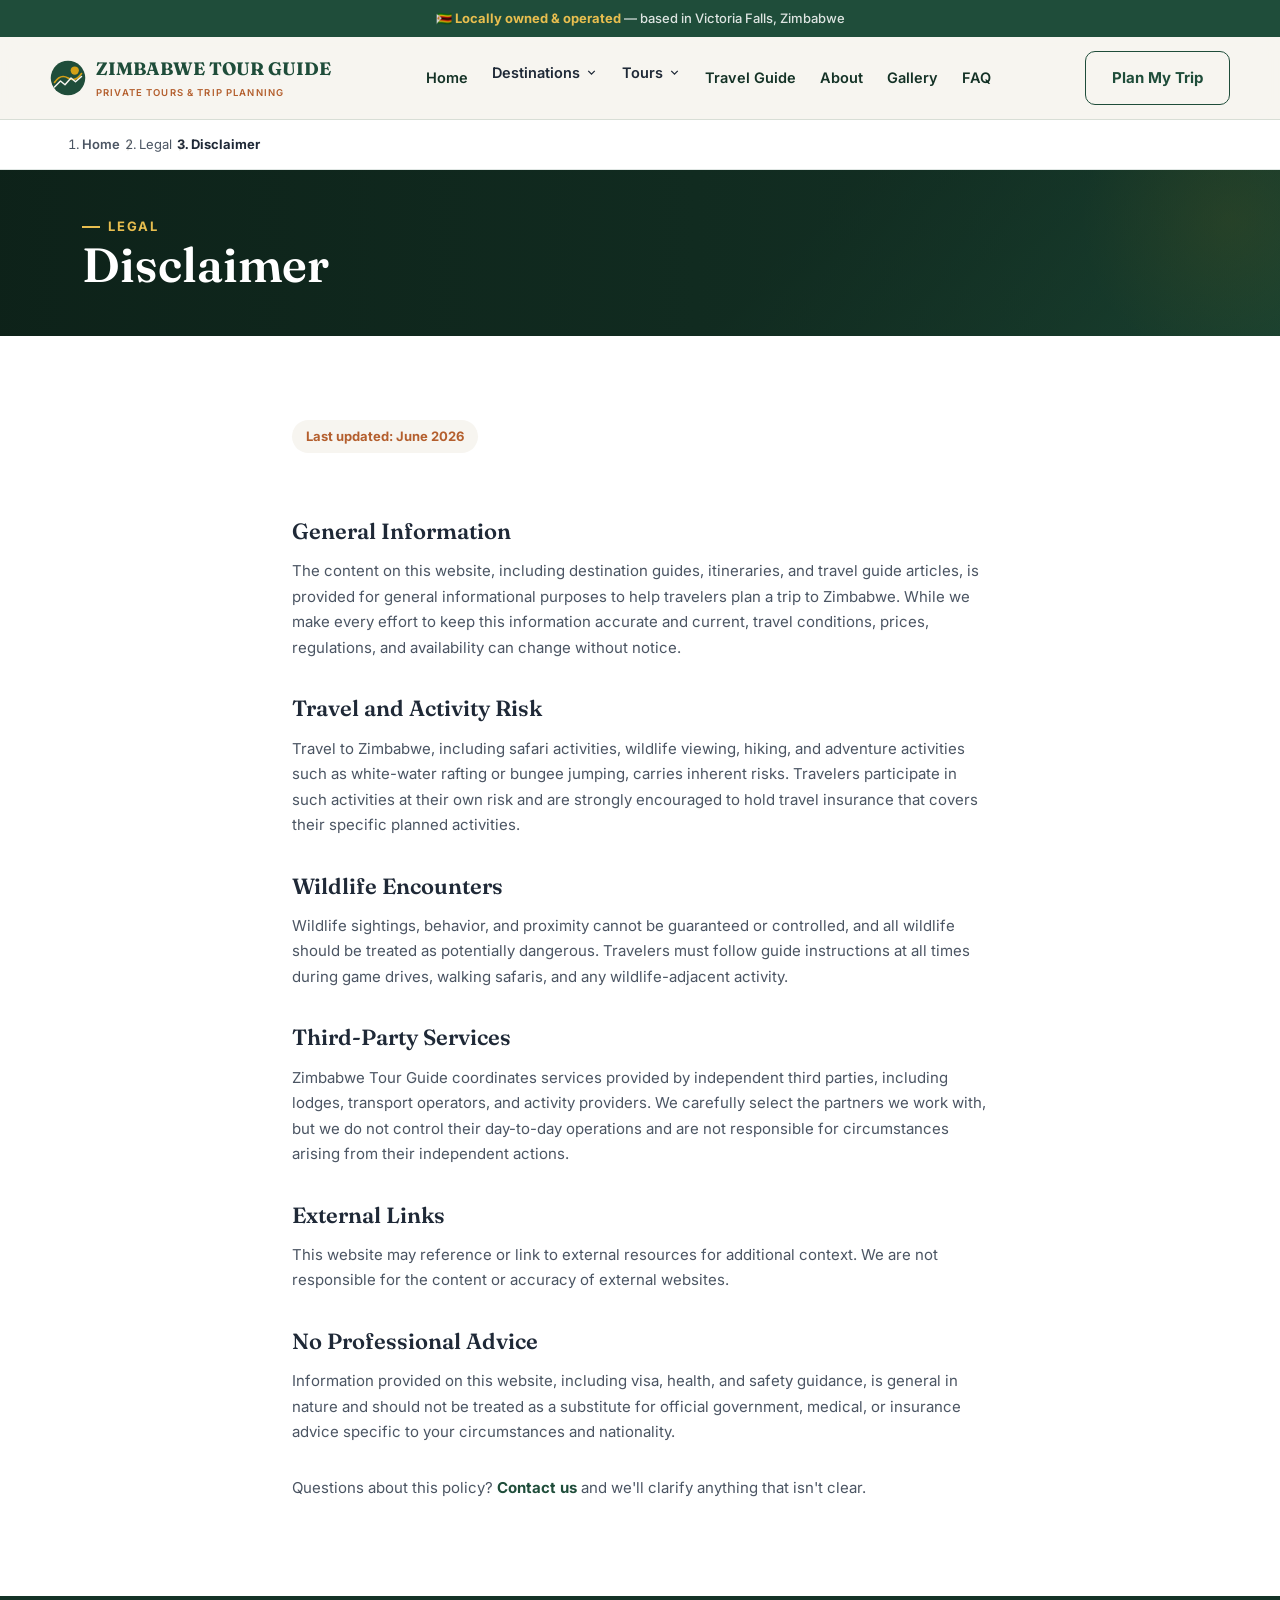
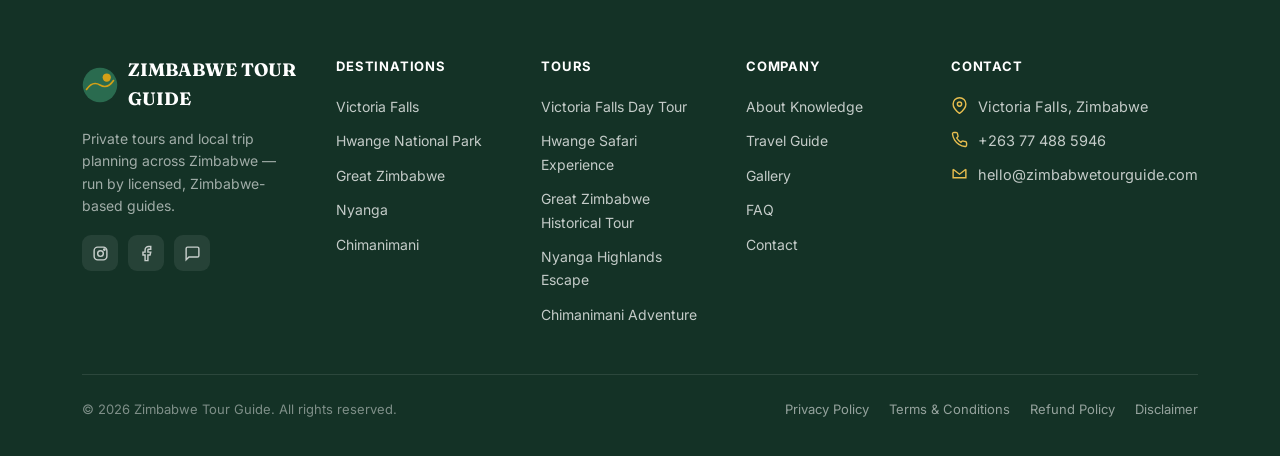
<file: legal/disclaimer.html>
<!DOCTYPE html>
<html lang="en" class="no-js">

<head>
    <meta charset="UTF-8">
    <meta name="viewport" content="width=device-width, initial-scale=1.0">
    <title>Disclaimer | Zimbabwe Tour Guide</title>
    <meta name="description" content="Important disclaimers regarding travel risk, third-party services, and the information provided on the Zimbabwe Tour Guide website.">
    <meta name="keywords" content="Zimbabwe Tour Guide disclaimer">
    <meta name="robots" content="index, follow">
    <link rel="canonical" href="https://www.zimbabwetourguide.com/legal/disclaimer.html">
    <meta property="og:type" content="website">
    <meta property="og:title" content="Disclaimer | Zimbabwe Tour Guide">
    <meta property="og:description" content="Important disclaimers regarding travel risk, third-party services, and the information provided on the Zimbabwe Tour Guide website.">
    <meta property="og:url" content="https://www.zimbabwetourguide.com/legal/disclaimer.html">
    <meta property="og:locale" content="en_US">
    <meta name="twitter:card" content="summary_large_image">

    <link rel="preconnect" href="https://fonts.googleapis.com">
    <link rel="preconnect" href="https://fonts.gstatic.com" crossorigin>
    <link href="https://fonts.googleapis.com/css2?family=Fraunces:ital,opsz,wght@0,9..144,300;0,9..144,500;0,9..144,600;0,9..144,700;1,9..144,500&family=Inter:wght@400;500;600;700;800&display=swap" rel="stylesheet">
    <link rel="stylesheet" href="../assets/style.css">
</head>

<body>
    <div class="trust-bar">
        <div class="wrap">
            <span>🇿🇼 <strong>Locally owned &amp; operated</strong> — based in Victoria Falls, Zimbabwe</span>
        </div>
    </div>
    <header class="site-header">
        <div class="wrap nav">
            <a href="../index.html" class="logo">
                <svg class="logo-mark" viewBox="0 0 48 48" fill="none"><circle cx="24" cy="24" r="23" fill="#1F4D3A"/><path d="M6 30 Q 14 18, 24 24 T 42 18" stroke="#D4A017" stroke-width="2.2" fill="none" stroke-linecap="round"/><circle cx="33" cy="14" r="5.5" fill="#D4A017"/><path d="M6 36 L14 28 L20 33 L28 24 L34 29 L42 22" stroke="#F7F5F0" stroke-width="2" fill="none" stroke-linecap="round" stroke-linejoin="round"/></svg>
                <div>ZIMBABWE TOUR GUIDE<small>Private Tours &amp; Trip Planning</small></div>
            </a>
            <nav class="nav-links">
                <a href="../Home.html">Home</a>
                <div class="nav-drop">
                    <button type="button">Destinations <svg viewBox="0 0 24 24" fill="none" stroke="currentColor" stroke-width="2.4"><path d="M6 9l6 6 6-6"/></svg></button>
                    <div class="nav-drop-panel">
                        <a href="../destinations/victoria-falls.html">Victoria Falls</a>
                        <a href="../destinations/hwange.html">Hwange National Park</a>
                        <a href="../destinations/great-zimbabwe.html">Great Zimbabwe</a>
                        <a href="../destinations/nyanga.html">Nyanga</a>
                        <a href="../destinations/chimanimani.html">Chimanimani</a>
                        <a href="../destinations/harare.html">Harare</a>
                    </div>
                </div>
                <div class="nav-drop">
                    <button type="button">Tours <svg viewBox="0 0 24 24" fill="none" stroke="currentColor" stroke-width="2.4"><path d="M6 9l6 6 6-6"/></svg></button>
                    <div class="nav-drop-panel">
                        <a href="../tours/victoria-falls-day-tour.html">Victoria Falls Day Tour</a>
                        <a href="../tours/hwange-safari-experience.html">Hwange Safari Experience</a>
                        <a href="../tours/great-zimbabwe-historical-tour.html">Great Zimbabwe Historical Tour</a>
                        <a href="../tours/nyanga-highlands-escape.html">Nyanga Highlands Escape</a>
                        <a href="../tours/chimanimani-adventure.html">Chimanimani Adventure</a>
                        <a href="../tours/custom-zimbabwe-tour.html">Custom Zimbabwe Tour</a>
                    </div>
                </div>
                <a href="../travel-guide/index.html">Travel Guide</a>
                <a href="../about.html">About</a>
                <a href="../gallery.html">Gallery</a>
                <a href="../faq.html">FAQ</a>
            </nav>
            <a href="../contact.html" class="btn btn-ghost nav-cta">Plan My Trip</a>
            <button class="nav-burger" id="burgerBtn" aria-label="Open menu" aria-expanded="false"><span></span></button>
        </div>
    </header>

    <div class="mobile-menu" id="mobileMenu">
        <div class="mobile-menu-top">
            <span style="color:#fff;font-family:var(--serif);font-weight:700;font-size:18px;">Menu</span>
            <button class="mobile-menu-close" id="closeMenuBtn" aria-label="Close menu">✕</button>
        </div>
        <a href="../Home.html" class="mm-link">Home</a>
        <div class="mm-group-label">Destinations</div>
        <div class="mm-sub">
            <a href="../destinations/victoria-falls.html">Victoria Falls</a><a href="../destinations/hwange.html">Hwange National Park</a><a href="../destinations/great-zimbabwe.html">Great Zimbabwe</a><a href="../destinations/nyanga.html">Nyanga</a>
            <a href="../destinations/chimanimani.html">Chimanimani</a><a href="../destinations/harare.html">Harare</a>
        </div>
        <div class="mm-group-label">Tours</div>
        <div class="mm-sub">
            <a href="../tours/victoria-falls-day-tour.html">Victoria Falls Day Tour</a><a href="../tours/hwange-safari-experience.html">Hwange Safari Experience</a><a href="../tours/great-zimbabwe-historical-tour.html">Great Zimbabwe Historical Tour</a>
            <a href="../tours/nyanga-highlands-escape.html">Nyanga Highlands Escape</a><a href="../tours/chimanimani-adventure.html">Chimanimani Adventure</a><a href="../tours/custom-zimbabwe-tour.html">Custom Zimbabwe Tour</a>
        </div>
        <a href="../travel-guide/index.html" class="mm-link">Travel Guide</a>
        <a href="../about.html" class="mm-link">About</a>
        <a href="../gallery.html" class="mm-link">Gallery</a>
        <a href="../faq.html" class="mm-link">FAQ</a>
        <a href="../contact.html" class="btn btn-primary btn-block">Plan My Trip</a>
    </div>

    <div class="breadcrumb">
        <div class="wrap">
            <ol>
                <li><a href="../Home.html">Home</a></li>
                <li>Legal</li>
                <li>Disclaimer</li>
            </ol>
        </div>
    </div>

    <section class="page-hero" style="padding:40px 0 44px;">
        <div class="wrap" style="position:relative;z-index:2;">
            <span class="eyebrow on-dark">Legal</span>
            <h1>Disclaimer</h1>
        </div>
    </section>

    <section class="bg-white">
        <div class="wrap-narrow legal-content">
            <span class="legal-updated">Last updated: June 2026</span>
            <h2>General Information</h2>
            <p>The content on this website, including destination guides, itineraries, and travel guide articles, is provided for general informational purposes to help travelers plan a trip to Zimbabwe. While we make every effort to keep this information
                accurate and current, travel conditions, prices, regulations, and availability can change without notice.</p>
            <h2>Travel and Activity Risk</h2>
            <p>Travel to Zimbabwe, including safari activities, wildlife viewing, hiking, and adventure activities such as white-water rafting or bungee jumping, carries inherent risks. Travelers participate in such activities at their own risk and are strongly
                encouraged to hold travel insurance that covers their specific planned activities.</p>
            <h2>Wildlife Encounters</h2>
            <p>Wildlife sightings, behavior, and proximity cannot be guaranteed or controlled, and all wildlife should be treated as potentially dangerous. Travelers must follow guide instructions at all times during game drives, walking safaris, and any
                wildlife-adjacent activity.</p>
            <h2>Third-Party Services</h2>
            <p>Zimbabwe Tour Guide coordinates services provided by independent third parties, including lodges, transport operators, and activity providers. We carefully select the partners we work with, but we do not control their day-to-day operations
                and are not responsible for circumstances arising from their independent actions.</p>
            <h2>External Links</h2>
            <p>This website may reference or link to external resources for additional context. We are not responsible for the content or accuracy of external websites.</p>
            <h2>No Professional Advice</h2>
            <p>Information provided on this website, including visa, health, and safety guidance, is general in nature and should not be treated as a substitute for official government, medical, or insurance advice specific to your circumstances and nationality.</p>
            <p style="margin-top:30px;">Questions about this policy? <a href="../contact.html" style="color:var(--green-deep);font-weight:700;">Contact us</a> and we'll clarify anything that isn't clear.</p>
        </div>
    </section>

    <footer class="site-footer">
        <div class="wrap">
            <div class="footer-grid">
                <div class="footer-brand">
                    <a href="../index.html" class="logo"><svg class="logo-mark" viewBox="0 0 48 48" fill="none"><circle cx="24" cy="24" r="23" fill="#2A6B4F"/><path d="M6 30 Q 14 18, 24 24 T 42 18" stroke="#D4A017" stroke-width="2.2" fill="none" stroke-linecap="round"/><circle cx="33" cy="14" r="5.5" fill="#D4A017"/></svg> ZIMBABWE TOUR GUIDE</a>
                    <p>Private tours and local trip planning across Zimbabwe — run by licensed, Zimbabwe-based guides.</p>
                    <div class="footer-social">
                        <a href="#" aria-label="Instagram"><svg viewBox="0 0 24 24" fill="none" stroke="currentColor" stroke-width="2"><rect x="3" y="3" width="18" height="18" rx="5"/><circle cx="12" cy="12" r="4"/><circle cx="17.5" cy="6.5" r="1"/></svg></a>
                        <a href="#" aria-label="Facebook"><svg viewBox="0 0 24 24" fill="none" stroke="currentColor" stroke-width="2"><path d="M18 2h-3a5 5 0 00-5 5v3H7v4h3v8h4v-8h3l1-4h-4V7a1 1 0 011-1h3z"/></svg></a>
                        <a href="https://wa.me/263774885946?text=Hi%20Knowledge%2C%20I%27d%20like%20to%20plan%20a%20Zimbabwe%20trip" aria-label="WhatsApp"><svg viewBox="0 0 24 24" fill="none" stroke="currentColor" stroke-width="2"><path d="M21 15a2 2 0 01-2 2H7l-4 4V5a2 2 0 012-2h14a2 2 0 012 2z"/></svg></a>
                    </div>
                </div>
                <div class="footer-col">
                    <h5>Destinations</h5>
                    <ul>
                        <li><a href="../destinations/victoria-falls.html">Victoria Falls</a></li>
                        <li><a href="../destinations/hwange.html">Hwange National Park</a></li>
                        <li><a href="../destinations/great-zimbabwe.html">Great Zimbabwe</a></li>
                        <li><a href="../destinations/nyanga.html">Nyanga</a></li>
                        <li><a href="../destinations/chimanimani.html">Chimanimani</a></li>
                    </ul>
                </div>
                <div class="footer-col">
                    <h5>Tours</h5>
                    <ul>
                        <li><a href="../tours/victoria-falls-day-tour.html">Victoria Falls Day Tour</a></li>
                        <li><a href="../tours/hwange-safari-experience.html">Hwange Safari Experience</a></li>
                        <li><a href="../tours/great-zimbabwe-historical-tour.html">Great Zimbabwe Historical Tour</a></li>
                        <li><a href="../tours/nyanga-highlands-escape.html">Nyanga Highlands Escape</a></li>
                        <li><a href="../tours/chimanimani-adventure.html">Chimanimani Adventure</a></li>
                    </ul>
                </div>
                <div class="footer-col">
                    <h5>Company</h5>
                    <ul>
                        <li><a href="../about.html">About Knowledge</a></li>
                        <li><a href="../travel-guide/index.html">Travel Guide</a></li>
                        <li><a href="../gallery.html">Gallery</a></li>
                        <li><a href="../faq.html">FAQ</a></li>
                        <li><a href="../contact.html">Contact</a></li>
                    </ul>
                </div>
                <div class="footer-col footer-contact">
                    <h5>Contact</h5>
                    <ul>
                        <li><svg viewBox="0 0 24 24" fill="none" stroke="currentColor" stroke-width="2"><path d="M21 10c0 7-9 13-9 13s-9-6-9-13a9 9 0 0118 0z"/><circle cx="12" cy="10" r="3"/></svg> Victoria Falls, Zimbabwe</li>
                        <li><svg viewBox="0 0 24 24" fill="none" stroke="currentColor" stroke-width="2"><path d="M22 16.92v3a2 2 0 01-2.18 2 19.79 19.79 0 01-8.63-3.07 19.5 19.5 0 01-6-6 19.79 19.79 0 01-3.07-8.67A2 2 0 014.11 2h3a2 2 0 012 1.72c.13.96.36 1.9.7 2.81a2 2 0 01-.45 2.11L8.09 9.91a16 16 0 006 6l1.27-1.27a2 2 0 012.11-.45c.91.34 1.85.57 2.81.7A2 2 0 0122 16.92z"/></svg>                            +263 77 488 5946</li>
                        <li><svg viewBox="0 0 24 24" fill="none" stroke="currentColor" stroke-width="2"><path d="M3 6l9 7 9-7M3 6v12h18V6"/></svg> hello@zimbabwetourguide.com</li>
                    </ul>
                </div>
            </div>
            <div class="footer-bottom">
                <span>© 2026 Zimbabwe Tour Guide. All rights reserved.</span>
                <div class="footer-legal">
                    <a href="../legal/privacy-policy.html">Privacy Policy</a>
                    <a href="../legal/terms-and-conditions.html">Terms &amp; Conditions</a>
                    <a href="../legal/refund-cancellation-policy.html">Refund Policy</a>
                    <a href="../legal/disclaimer.html">Disclaimer</a>
                </div>
            </div>
        </div>
    </footer>

    <div class="mobile-sticky-cta">
        <a href="https://wa.me/263774885946?text=Hi%20Knowledge%2C%20I%27d%20like%20to%20plan%20a%20Zimbabwe%20trip" class="btn btn-whatsapp">WhatsApp</a>
        <a href="../contact.html" class="btn btn-primary">Plan My Trip</a>
    </div>

    <script src="../assets/main.js"></script>
</body>

</html>
</file>
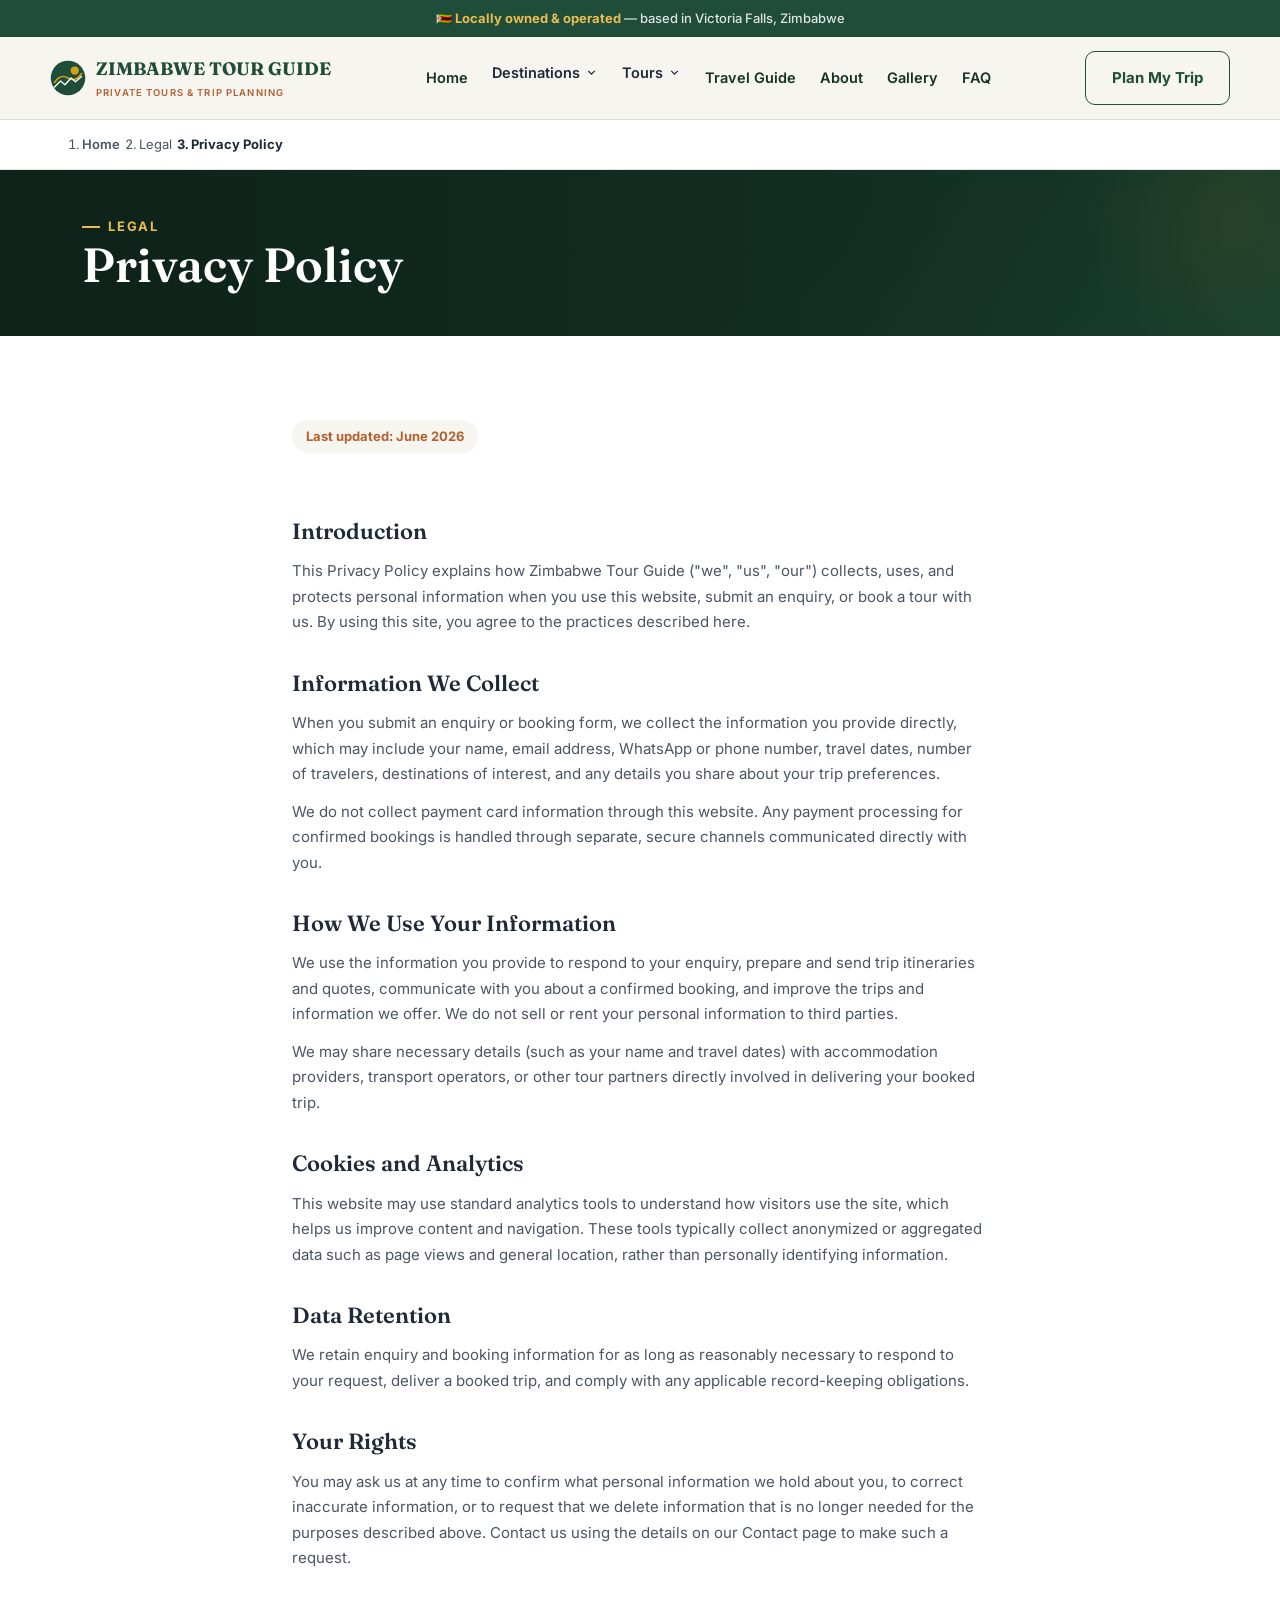
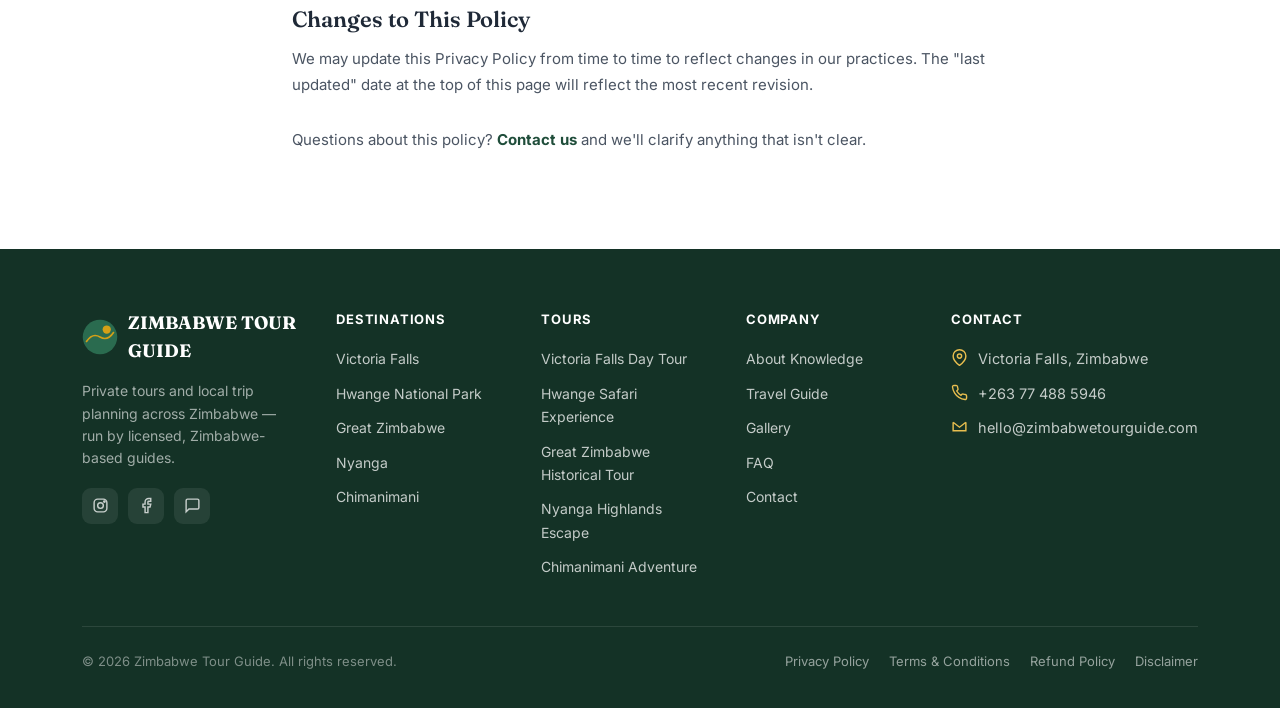
<file: legal/privacy-policy.html>
<!DOCTYPE html>
<html lang="en" class="no-js">

<head>
    <meta charset="UTF-8">
    <meta name="viewport" content="width=device-width, initial-scale=1.0">
    <title>Privacy Policy | Zimbabwe Tour Guide</title>
    <meta name="description" content="How Zimbabwe Tour Guide collects, uses, and protects the personal information you share when enquiring about or booking a trip.">
    <meta name="keywords" content="Zimbabwe Tour Guide privacy policy">
    <meta name="robots" content="index, follow">
    <link rel="canonical" href="https://www.zimbabwetourguide.com/legal/privacy-policy.html">
    <meta property="og:type" content="website">
    <meta property="og:title" content="Privacy Policy | Zimbabwe Tour Guide">
    <meta property="og:description" content="How Zimbabwe Tour Guide collects, uses, and protects the personal information you share when enquiring about or booking a trip.">
    <meta property="og:url" content="https://www.zimbabwetourguide.com/legal/privacy-policy.html">
    <meta property="og:locale" content="en_US">
    <meta name="twitter:card" content="summary_large_image">

    <link rel="preconnect" href="https://fonts.googleapis.com">
    <link rel="preconnect" href="https://fonts.gstatic.com" crossorigin>
    <link href="https://fonts.googleapis.com/css2?family=Fraunces:ital,opsz,wght@0,9..144,300;0,9..144,500;0,9..144,600;0,9..144,700;1,9..144,500&family=Inter:wght@400;500;600;700;800&display=swap" rel="stylesheet">
    <link rel="stylesheet" href="../assets/style.css">
</head>

<body>
    <div class="trust-bar">
        <div class="wrap">
            <span>🇿🇼 <strong>Locally owned &amp; operated</strong> — based in Victoria Falls, Zimbabwe</span>
        </div>
    </div>
    <header class="site-header">
        <div class="wrap nav">
            <a href="../index.html" class="logo">
                <svg class="logo-mark" viewBox="0 0 48 48" fill="none"><circle cx="24" cy="24" r="23" fill="#1F4D3A"/><path d="M6 30 Q 14 18, 24 24 T 42 18" stroke="#D4A017" stroke-width="2.2" fill="none" stroke-linecap="round"/><circle cx="33" cy="14" r="5.5" fill="#D4A017"/><path d="M6 36 L14 28 L20 33 L28 24 L34 29 L42 22" stroke="#F7F5F0" stroke-width="2" fill="none" stroke-linecap="round" stroke-linejoin="round"/></svg>
                <div>ZIMBABWE TOUR GUIDE<small>Private Tours &amp; Trip Planning</small></div>
            </a>
            <nav class="nav-links">
                <a href="../Home.html">Home</a>
                <div class="nav-drop">
                    <button type="button">Destinations <svg viewBox="0 0 24 24" fill="none" stroke="currentColor" stroke-width="2.4"><path d="M6 9l6 6 6-6"/></svg></button>
                    <div class="nav-drop-panel">
                        <a href="../destinations/victoria-falls.html">Victoria Falls</a>
                        <a href="../destinations/hwange.html">Hwange National Park</a>
                        <a href="../destinations/great-zimbabwe.html">Great Zimbabwe</a>
                        <a href="../destinations/nyanga.html">Nyanga</a>
                        <a href="../destinations/chimanimani.html">Chimanimani</a>
                        <a href="../destinations/harare.html">Harare</a>
                    </div>
                </div>
                <div class="nav-drop">
                    <button type="button">Tours <svg viewBox="0 0 24 24" fill="none" stroke="currentColor" stroke-width="2.4"><path d="M6 9l6 6 6-6"/></svg></button>
                    <div class="nav-drop-panel">
                        <a href="../tours/victoria-falls-day-tour.html">Victoria Falls Day Tour</a>
                        <a href="../tours/hwange-safari-experience.html">Hwange Safari Experience</a>
                        <a href="../tours/great-zimbabwe-historical-tour.html">Great Zimbabwe Historical Tour</a>
                        <a href="../tours/nyanga-highlands-escape.html">Nyanga Highlands Escape</a>
                        <a href="../tours/chimanimani-adventure.html">Chimanimani Adventure</a>
                        <a href="../tours/custom-zimbabwe-tour.html">Custom Zimbabwe Tour</a>
                    </div>
                </div>
                <a href="../travel-guide/index.html">Travel Guide</a>
                <a href="../about.html">About</a>
                <a href="../gallery.html">Gallery</a>
                <a href="../faq.html">FAQ</a>
            </nav>
            <a href="../contact.html" class="btn btn-ghost nav-cta">Plan My Trip</a>
            <button class="nav-burger" id="burgerBtn" aria-label="Open menu" aria-expanded="false"><span></span></button>
        </div>
    </header>

    <div class="mobile-menu" id="mobileMenu">
        <div class="mobile-menu-top">
            <span style="color:#fff;font-family:var(--serif);font-weight:700;font-size:18px;">Menu</span>
            <button class="mobile-menu-close" id="closeMenuBtn" aria-label="Close menu">✕</button>
        </div>
        <a href="../Home.html" class="mm-link">Home</a>
        <div class="mm-group-label">Destinations</div>
        <div class="mm-sub">
            <a href="../destinations/victoria-falls.html">Victoria Falls</a><a href="../destinations/hwange.html">Hwange National Park</a><a href="../destinations/great-zimbabwe.html">Great Zimbabwe</a><a href="../destinations/nyanga.html">Nyanga</a>
            <a href="../destinations/chimanimani.html">Chimanimani</a><a href="../destinations/harare.html">Harare</a>
        </div>
        <div class="mm-group-label">Tours</div>
        <div class="mm-sub">
            <a href="../tours/victoria-falls-day-tour.html">Victoria Falls Day Tour</a><a href="../tours/hwange-safari-experience.html">Hwange Safari Experience</a><a href="../tours/great-zimbabwe-historical-tour.html">Great Zimbabwe Historical Tour</a>
            <a href="../tours/nyanga-highlands-escape.html">Nyanga Highlands Escape</a><a href="../tours/chimanimani-adventure.html">Chimanimani Adventure</a><a href="../tours/custom-zimbabwe-tour.html">Custom Zimbabwe Tour</a>
        </div>
        <a href="../travel-guide/index.html" class="mm-link">Travel Guide</a>
        <a href="../about.html" class="mm-link">About</a>
        <a href="../gallery.html" class="mm-link">Gallery</a>
        <a href="../faq.html" class="mm-link">FAQ</a>
        <a href="../contact.html" class="btn btn-primary btn-block">Plan My Trip</a>
    </div>

    <div class="breadcrumb">
        <div class="wrap">
            <ol>
                <li><a href="../Home.html">Home</a></li>
                <li>Legal</li>
                <li>Privacy Policy</li>
            </ol>
        </div>
    </div>

    <section class="page-hero" style="padding:40px 0 44px;">
        <div class="wrap" style="position:relative;z-index:2;">
            <span class="eyebrow on-dark">Legal</span>
            <h1>Privacy Policy</h1>
        </div>
    </section>

    <section class="bg-white">
        <div class="wrap-narrow legal-content">
            <span class="legal-updated">Last updated: June 2026</span>
            <h2>Introduction</h2>
            <p>This Privacy Policy explains how Zimbabwe Tour Guide ("we", "us", "our") collects, uses, and protects personal information when you use this website, submit an enquiry, or book a tour with us. By using this site, you agree to the practices
                described here.</p>
            <h2>Information We Collect</h2>
            <p>When you submit an enquiry or booking form, we collect the information you provide directly, which may include your name, email address, WhatsApp or phone number, travel dates, number of travelers, destinations of interest, and any details
                you share about your trip preferences.</p>
            <p>We do not collect payment card information through this website. Any payment processing for confirmed bookings is handled through separate, secure channels communicated directly with you.</p>
            <h2>How We Use Your Information</h2>
            <p>We use the information you provide to respond to your enquiry, prepare and send trip itineraries and quotes, communicate with you about a confirmed booking, and improve the trips and information we offer. We do not sell or rent your personal
                information to third parties.</p>
            <p>We may share necessary details (such as your name and travel dates) with accommodation providers, transport operators, or other tour partners directly involved in delivering your booked trip.</p>
            <h2>Cookies and Analytics</h2>
            <p>This website may use standard analytics tools to understand how visitors use the site, which helps us improve content and navigation. These tools typically collect anonymized or aggregated data such as page views and general location, rather
                than personally identifying information.</p>
            <h2>Data Retention</h2>
            <p>We retain enquiry and booking information for as long as reasonably necessary to respond to your request, deliver a booked trip, and comply with any applicable record-keeping obligations.</p>
            <h2>Your Rights</h2>
            <p>You may ask us at any time to confirm what personal information we hold about you, to correct inaccurate information, or to request that we delete information that is no longer needed for the purposes described above. Contact us using the
                details on our Contact page to make such a request.</p>
            <h2>Changes to This Policy</h2>
            <p>We may update this Privacy Policy from time to time to reflect changes in our practices. The "last updated" date at the top of this page will reflect the most recent revision.</p>
            <p style="margin-top:30px;">Questions about this policy? <a href="../contact.html" style="color:var(--green-deep);font-weight:700;">Contact us</a> and we'll clarify anything that isn't clear.</p>
        </div>
    </section>

    <footer class="site-footer">
        <div class="wrap">
            <div class="footer-grid">
                <div class="footer-brand">
                    <a href="../index.html" class="logo"><svg class="logo-mark" viewBox="0 0 48 48" fill="none"><circle cx="24" cy="24" r="23" fill="#2A6B4F"/><path d="M6 30 Q 14 18, 24 24 T 42 18" stroke="#D4A017" stroke-width="2.2" fill="none" stroke-linecap="round"/><circle cx="33" cy="14" r="5.5" fill="#D4A017"/></svg> ZIMBABWE TOUR GUIDE</a>
                    <p>Private tours and local trip planning across Zimbabwe — run by licensed, Zimbabwe-based guides.</p>
                    <div class="footer-social">
                        <a href="#" aria-label="Instagram"><svg viewBox="0 0 24 24" fill="none" stroke="currentColor" stroke-width="2"><rect x="3" y="3" width="18" height="18" rx="5"/><circle cx="12" cy="12" r="4"/><circle cx="17.5" cy="6.5" r="1"/></svg></a>
                        <a href="#" aria-label="Facebook"><svg viewBox="0 0 24 24" fill="none" stroke="currentColor" stroke-width="2"><path d="M18 2h-3a5 5 0 00-5 5v3H7v4h3v8h4v-8h3l1-4h-4V7a1 1 0 011-1h3z"/></svg></a>
                        <a href="https://wa.me/263774885946?text=Hi%20Knowledge%2C%20I%27d%20like%20to%20plan%20a%20Zimbabwe%20trip" aria-label="WhatsApp"><svg viewBox="0 0 24 24" fill="none" stroke="currentColor" stroke-width="2"><path d="M21 15a2 2 0 01-2 2H7l-4 4V5a2 2 0 012-2h14a2 2 0 012 2z"/></svg></a>
                    </div>
                </div>
                <div class="footer-col">
                    <h5>Destinations</h5>
                    <ul>
                        <li><a href="../destinations/victoria-falls.html">Victoria Falls</a></li>
                        <li><a href="../destinations/hwange.html">Hwange National Park</a></li>
                        <li><a href="../destinations/great-zimbabwe.html">Great Zimbabwe</a></li>
                        <li><a href="../destinations/nyanga.html">Nyanga</a></li>
                        <li><a href="../destinations/chimanimani.html">Chimanimani</a></li>
                    </ul>
                </div>
                <div class="footer-col">
                    <h5>Tours</h5>
                    <ul>
                        <li><a href="../tours/victoria-falls-day-tour.html">Victoria Falls Day Tour</a></li>
                        <li><a href="../tours/hwange-safari-experience.html">Hwange Safari Experience</a></li>
                        <li><a href="../tours/great-zimbabwe-historical-tour.html">Great Zimbabwe Historical Tour</a></li>
                        <li><a href="../tours/nyanga-highlands-escape.html">Nyanga Highlands Escape</a></li>
                        <li><a href="../tours/chimanimani-adventure.html">Chimanimani Adventure</a></li>
                    </ul>
                </div>
                <div class="footer-col">
                    <h5>Company</h5>
                    <ul>
                        <li><a href="../about.html">About Knowledge</a></li>
                        <li><a href="../travel-guide/index.html">Travel Guide</a></li>
                        <li><a href="../gallery.html">Gallery</a></li>
                        <li><a href="../faq.html">FAQ</a></li>
                        <li><a href="../contact.html">Contact</a></li>
                    </ul>
                </div>
                <div class="footer-col footer-contact">
                    <h5>Contact</h5>
                    <ul>
                        <li><svg viewBox="0 0 24 24" fill="none" stroke="currentColor" stroke-width="2"><path d="M21 10c0 7-9 13-9 13s-9-6-9-13a9 9 0 0118 0z"/><circle cx="12" cy="10" r="3"/></svg> Victoria Falls, Zimbabwe</li>
                        <li><svg viewBox="0 0 24 24" fill="none" stroke="currentColor" stroke-width="2"><path d="M22 16.92v3a2 2 0 01-2.18 2 19.79 19.79 0 01-8.63-3.07 19.5 19.5 0 01-6-6 19.79 19.79 0 01-3.07-8.67A2 2 0 014.11 2h3a2 2 0 012 1.72c.13.96.36 1.9.7 2.81a2 2 0 01-.45 2.11L8.09 9.91a16 16 0 006 6l1.27-1.27a2 2 0 012.11-.45c.91.34 1.85.57 2.81.7A2 2 0 0122 16.92z"/></svg>                            +263 77 488 5946</li>
                        <li><svg viewBox="0 0 24 24" fill="none" stroke="currentColor" stroke-width="2"><path d="M3 6l9 7 9-7M3 6v12h18V6"/></svg> hello@zimbabwetourguide.com</li>
                    </ul>
                </div>
            </div>
            <div class="footer-bottom">
                <span>© 2026 Zimbabwe Tour Guide. All rights reserved.</span>
                <div class="footer-legal">
                    <a href="../legal/privacy-policy.html">Privacy Policy</a>
                    <a href="../legal/terms-and-conditions.html">Terms &amp; Conditions</a>
                    <a href="../legal/refund-cancellation-policy.html">Refund Policy</a>
                    <a href="../legal/disclaimer.html">Disclaimer</a>
                </div>
            </div>
        </div>
    </footer>

    <div class="mobile-sticky-cta">
        <a href="https://wa.me/263774885946?text=Hi%20Knowledge%2C%20I%27d%20like%20to%20plan%20a%20Zimbabwe%20trip" class="btn btn-whatsapp">WhatsApp</a>
        <a href="../contact.html" class="btn btn-primary">Plan My Trip</a>
    </div>

    <script src="../assets/main.js"></script>
</body>

</html>
</file>
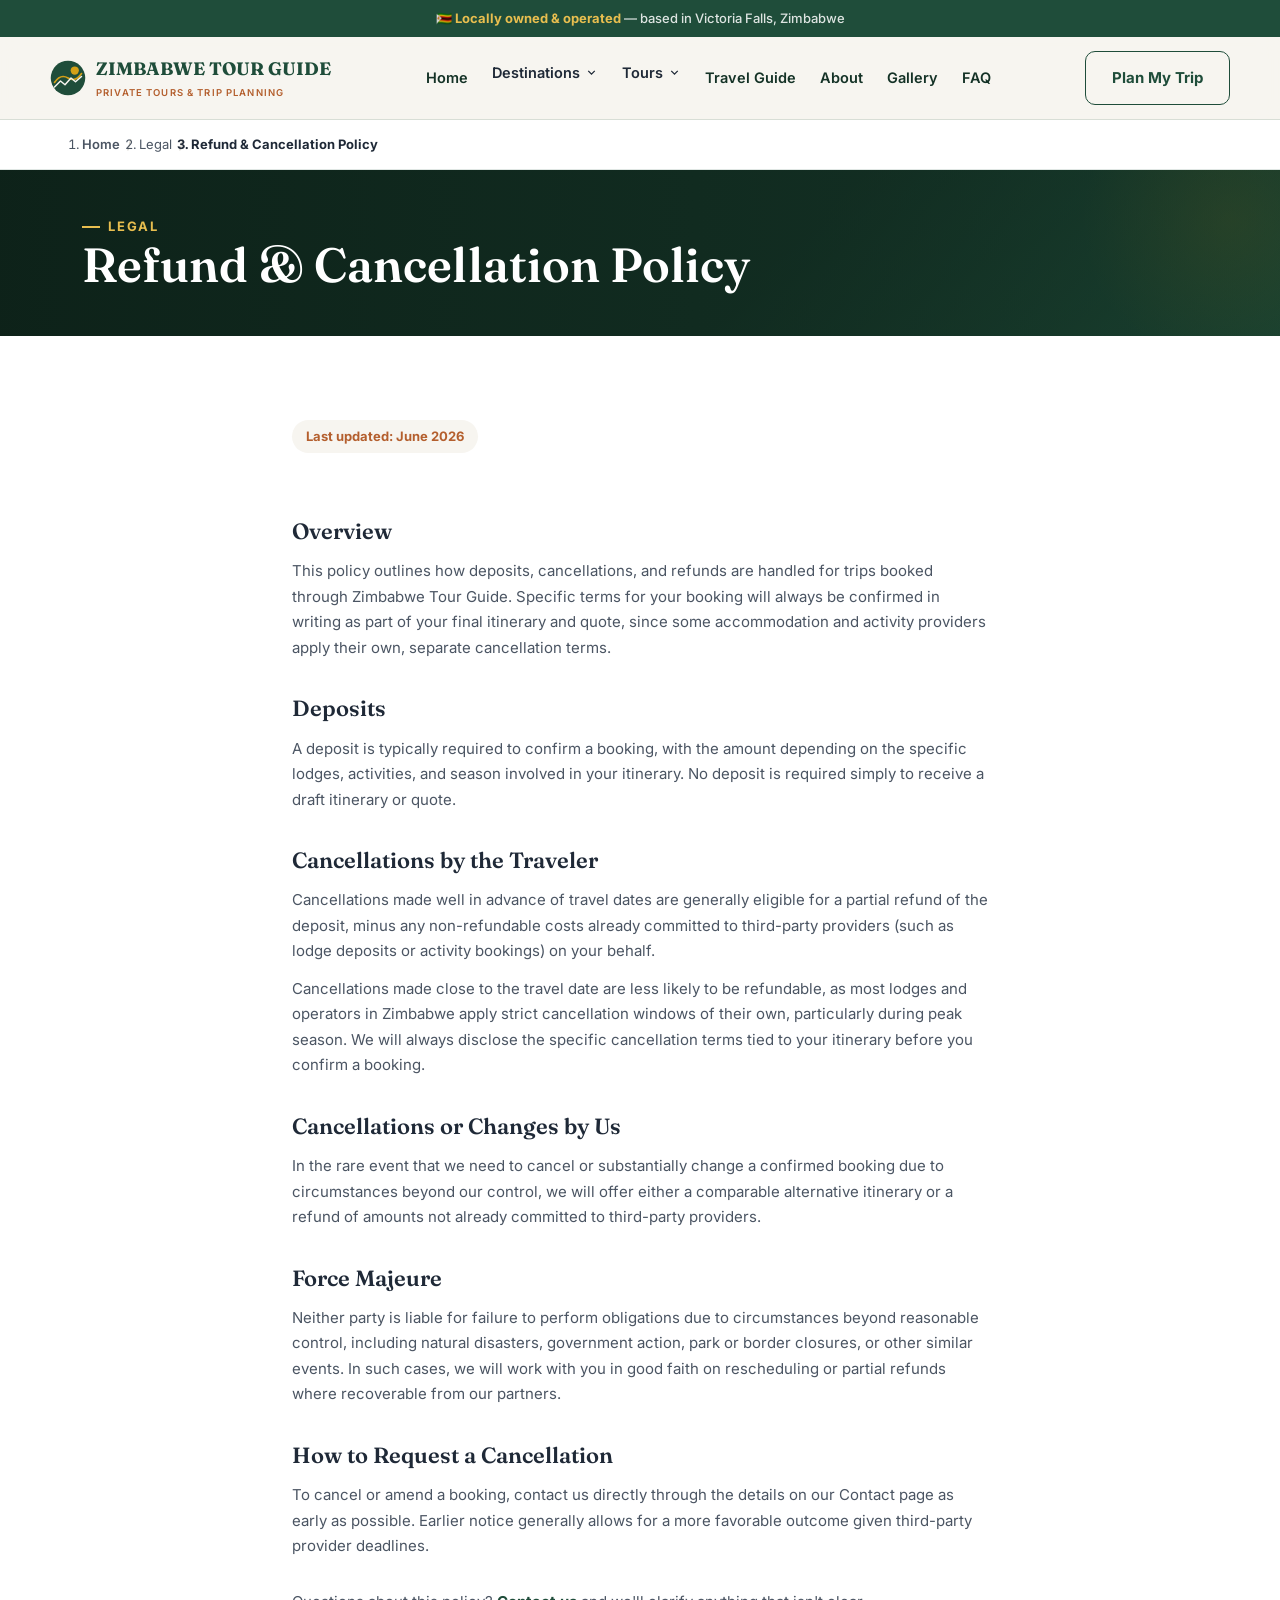
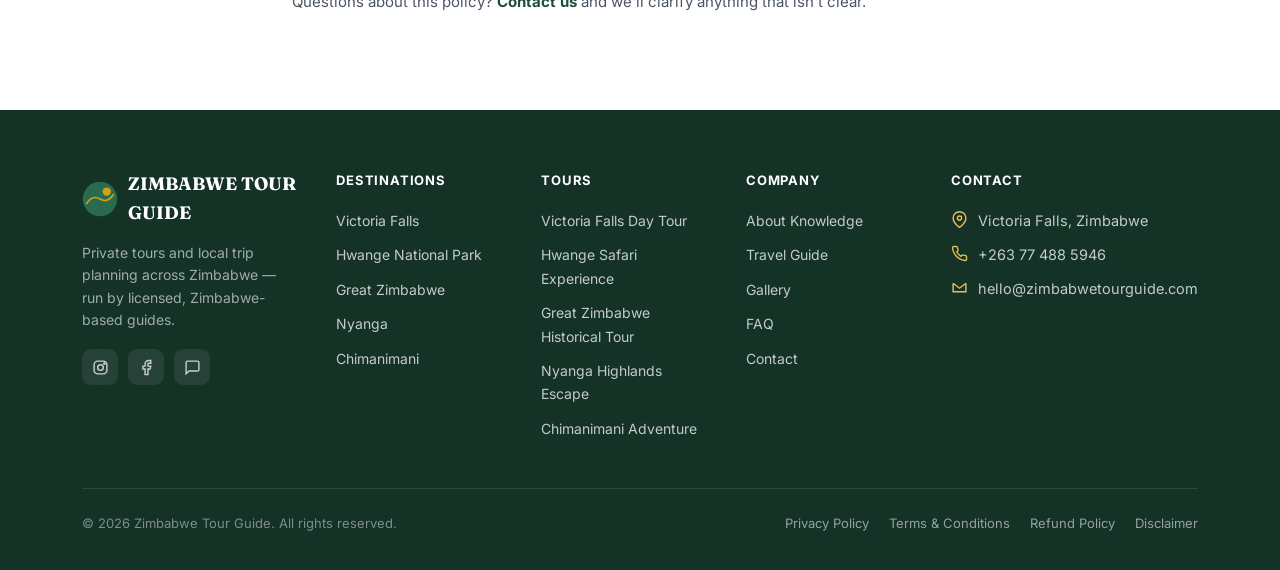
<file: legal/refund-cancellation-policy.html>
<!DOCTYPE html>
<html lang="en" class="no-js">

<head>
    <meta charset="UTF-8">
    <meta name="viewport" content="width=device-width, initial-scale=1.0">
    <title>Refund & Cancellation Policy | Zimbabwe Tour Guide</title>
    <meta name="description" content="Our policy on deposits, cancellations, and refunds for tours booked through Zimbabwe Tour Guide.">
    <meta name="keywords" content="Zimbabwe Tour Guide refund & cancellation policy">
    <meta name="robots" content="index, follow">
    <link rel="canonical" href="https://www.zimbabwetourguide.com/legal/refund-cancellation-policy.html">
    <meta property="og:type" content="website">
    <meta property="og:title" content="Refund & Cancellation Policy | Zimbabwe Tour Guide">
    <meta property="og:description" content="Our policy on deposits, cancellations, and refunds for tours booked through Zimbabwe Tour Guide.">
    <meta property="og:url" content="https://www.zimbabwetourguide.com/legal/refund-cancellation-policy.html">
    <meta property="og:locale" content="en_US">
    <meta name="twitter:card" content="summary_large_image">

    <link rel="preconnect" href="https://fonts.googleapis.com">
    <link rel="preconnect" href="https://fonts.gstatic.com" crossorigin>
    <link href="https://fonts.googleapis.com/css2?family=Fraunces:ital,opsz,wght@0,9..144,300;0,9..144,500;0,9..144,600;0,9..144,700;1,9..144,500&family=Inter:wght@400;500;600;700;800&display=swap" rel="stylesheet">
    <link rel="stylesheet" href="../assets/style.css">
</head>

<body>
    <div class="trust-bar">
        <div class="wrap">
            <span>🇿🇼 <strong>Locally owned &amp; operated</strong> — based in Victoria Falls, Zimbabwe</span>
        </div>
    </div>
    <header class="site-header">
        <div class="wrap nav">
            <a href="../index.html" class="logo">
                <svg class="logo-mark" viewBox="0 0 48 48" fill="none"><circle cx="24" cy="24" r="23" fill="#1F4D3A"/><path d="M6 30 Q 14 18, 24 24 T 42 18" stroke="#D4A017" stroke-width="2.2" fill="none" stroke-linecap="round"/><circle cx="33" cy="14" r="5.5" fill="#D4A017"/><path d="M6 36 L14 28 L20 33 L28 24 L34 29 L42 22" stroke="#F7F5F0" stroke-width="2" fill="none" stroke-linecap="round" stroke-linejoin="round"/></svg>
                <div>ZIMBABWE TOUR GUIDE<small>Private Tours &amp; Trip Planning</small></div>
            </a>
            <nav class="nav-links">
                <a href="../Home.html">Home</a>
                <div class="nav-drop">
                    <button type="button">Destinations <svg viewBox="0 0 24 24" fill="none" stroke="currentColor" stroke-width="2.4"><path d="M6 9l6 6 6-6"/></svg></button>
                    <div class="nav-drop-panel">
                        <a href="../destinations/victoria-falls.html">Victoria Falls</a>
                        <a href="../destinations/hwange.html">Hwange National Park</a>
                        <a href="../destinations/great-zimbabwe.html">Great Zimbabwe</a>
                        <a href="../destinations/nyanga.html">Nyanga</a>
                        <a href="../destinations/chimanimani.html">Chimanimani</a>
                        <a href="../destinations/harare.html">Harare</a>
                    </div>
                </div>
                <div class="nav-drop">
                    <button type="button">Tours <svg viewBox="0 0 24 24" fill="none" stroke="currentColor" stroke-width="2.4"><path d="M6 9l6 6 6-6"/></svg></button>
                    <div class="nav-drop-panel">
                        <a href="../tours/victoria-falls-day-tour.html">Victoria Falls Day Tour</a>
                        <a href="../tours/hwange-safari-experience.html">Hwange Safari Experience</a>
                        <a href="../tours/great-zimbabwe-historical-tour.html">Great Zimbabwe Historical Tour</a>
                        <a href="../tours/nyanga-highlands-escape.html">Nyanga Highlands Escape</a>
                        <a href="../tours/chimanimani-adventure.html">Chimanimani Adventure</a>
                        <a href="../tours/custom-zimbabwe-tour.html">Custom Zimbabwe Tour</a>
                    </div>
                </div>
                <a href="../travel-guide/index.html">Travel Guide</a>
                <a href="../about.html">About</a>
                <a href="../gallery.html">Gallery</a>
                <a href="../faq.html">FAQ</a>
            </nav>
            <a href="../contact.html" class="btn btn-ghost nav-cta">Plan My Trip</a>
            <button class="nav-burger" id="burgerBtn" aria-label="Open menu" aria-expanded="false"><span></span></button>
        </div>
    </header>

    <div class="mobile-menu" id="mobileMenu">
        <div class="mobile-menu-top">
            <span style="color:#fff;font-family:var(--serif);font-weight:700;font-size:18px;">Menu</span>
            <button class="mobile-menu-close" id="closeMenuBtn" aria-label="Close menu">✕</button>
        </div>
        <a href="../Home.html" class="mm-link">Home</a>
        <div class="mm-group-label">Destinations</div>
        <div class="mm-sub">
            <a href="../destinations/victoria-falls.html">Victoria Falls</a><a href="../destinations/hwange.html">Hwange National Park</a><a href="../destinations/great-zimbabwe.html">Great Zimbabwe</a><a href="../destinations/nyanga.html">Nyanga</a>
            <a href="../destinations/chimanimani.html">Chimanimani</a><a href="../destinations/harare.html">Harare</a>
        </div>
        <div class="mm-group-label">Tours</div>
        <div class="mm-sub">
            <a href="../tours/victoria-falls-day-tour.html">Victoria Falls Day Tour</a><a href="../tours/hwange-safari-experience.html">Hwange Safari Experience</a><a href="../tours/great-zimbabwe-historical-tour.html">Great Zimbabwe Historical Tour</a>
            <a href="../tours/nyanga-highlands-escape.html">Nyanga Highlands Escape</a><a href="../tours/chimanimani-adventure.html">Chimanimani Adventure</a><a href="../tours/custom-zimbabwe-tour.html">Custom Zimbabwe Tour</a>
        </div>
        <a href="../travel-guide/index.html" class="mm-link">Travel Guide</a>
        <a href="../about.html" class="mm-link">About</a>
        <a href="../gallery.html" class="mm-link">Gallery</a>
        <a href="../faq.html" class="mm-link">FAQ</a>
        <a href="../contact.html" class="btn btn-primary btn-block">Plan My Trip</a>
    </div>

    <div class="breadcrumb">
        <div class="wrap">
            <ol>
                <li><a href="../Home.html">Home</a></li>
                <li>Legal</li>
                <li>Refund & Cancellation Policy</li>
            </ol>
        </div>
    </div>

    <section class="page-hero" style="padding:40px 0 44px;">
        <div class="wrap" style="position:relative;z-index:2;">
            <span class="eyebrow on-dark">Legal</span>
            <h1>Refund & Cancellation Policy</h1>
        </div>
    </section>

    <section class="bg-white">
        <div class="wrap-narrow legal-content">
            <span class="legal-updated">Last updated: June 2026</span>
            <h2>Overview</h2>
            <p>This policy outlines how deposits, cancellations, and refunds are handled for trips booked through Zimbabwe Tour Guide. Specific terms for your booking will always be confirmed in writing as part of your final itinerary and quote, since some
                accommodation and activity providers apply their own, separate cancellation terms.</p>
            <h2>Deposits</h2>
            <p>A deposit is typically required to confirm a booking, with the amount depending on the specific lodges, activities, and season involved in your itinerary. No deposit is required simply to receive a draft itinerary or quote.</p>
            <h2>Cancellations by the Traveler</h2>
            <p>Cancellations made well in advance of travel dates are generally eligible for a partial refund of the deposit, minus any non-refundable costs already committed to third-party providers (such as lodge deposits or activity bookings) on your
                behalf.
            </p>
            <p>Cancellations made close to the travel date are less likely to be refundable, as most lodges and operators in Zimbabwe apply strict cancellation windows of their own, particularly during peak season. We will always disclose the specific cancellation
                terms tied to your itinerary before you confirm a booking.</p>
            <h2>Cancellations or Changes by Us</h2>
            <p>In the rare event that we need to cancel or substantially change a confirmed booking due to circumstances beyond our control, we will offer either a comparable alternative itinerary or a refund of amounts not already committed to third-party
                providers.
            </p>
            <h2>Force Majeure</h2>
            <p>Neither party is liable for failure to perform obligations due to circumstances beyond reasonable control, including natural disasters, government action, park or border closures, or other similar events. In such cases, we will work with you
                in good faith on rescheduling or partial refunds where recoverable from our partners.</p>
            <h2>How to Request a Cancellation</h2>
            <p>To cancel or amend a booking, contact us directly through the details on our Contact page as early as possible. Earlier notice generally allows for a more favorable outcome given third-party provider deadlines.</p>
            <p style="margin-top:30px;">Questions about this policy? <a href="../contact.html" style="color:var(--green-deep);font-weight:700;">Contact us</a> and we'll clarify anything that isn't clear.</p>
        </div>
    </section>

    <footer class="site-footer">
        <div class="wrap">
            <div class="footer-grid">
                <div class="footer-brand">
                    <a href="../index.html" class="logo"><svg class="logo-mark" viewBox="0 0 48 48" fill="none"><circle cx="24" cy="24" r="23" fill="#2A6B4F"/><path d="M6 30 Q 14 18, 24 24 T 42 18" stroke="#D4A017" stroke-width="2.2" fill="none" stroke-linecap="round"/><circle cx="33" cy="14" r="5.5" fill="#D4A017"/></svg> ZIMBABWE TOUR GUIDE</a>
                    <p>Private tours and local trip planning across Zimbabwe — run by licensed, Zimbabwe-based guides.</p>
                    <div class="footer-social">
                        <a href="#" aria-label="Instagram"><svg viewBox="0 0 24 24" fill="none" stroke="currentColor" stroke-width="2"><rect x="3" y="3" width="18" height="18" rx="5"/><circle cx="12" cy="12" r="4"/><circle cx="17.5" cy="6.5" r="1"/></svg></a>
                        <a href="#" aria-label="Facebook"><svg viewBox="0 0 24 24" fill="none" stroke="currentColor" stroke-width="2"><path d="M18 2h-3a5 5 0 00-5 5v3H7v4h3v8h4v-8h3l1-4h-4V7a1 1 0 011-1h3z"/></svg></a>
                        <a href="https://wa.me/263774885946?text=Hi%20Knowledge%2C%20I%27d%20like%20to%20plan%20a%20Zimbabwe%20trip" aria-label="WhatsApp"><svg viewBox="0 0 24 24" fill="none" stroke="currentColor" stroke-width="2"><path d="M21 15a2 2 0 01-2 2H7l-4 4V5a2 2 0 012-2h14a2 2 0 012 2z"/></svg></a>
                    </div>
                </div>
                <div class="footer-col">
                    <h5>Destinations</h5>
                    <ul>
                        <li><a href="../destinations/victoria-falls.html">Victoria Falls</a></li>
                        <li><a href="../destinations/hwange.html">Hwange National Park</a></li>
                        <li><a href="../destinations/great-zimbabwe.html">Great Zimbabwe</a></li>
                        <li><a href="../destinations/nyanga.html">Nyanga</a></li>
                        <li><a href="../destinations/chimanimani.html">Chimanimani</a></li>
                    </ul>
                </div>
                <div class="footer-col">
                    <h5>Tours</h5>
                    <ul>
                        <li><a href="../tours/victoria-falls-day-tour.html">Victoria Falls Day Tour</a></li>
                        <li><a href="../tours/hwange-safari-experience.html">Hwange Safari Experience</a></li>
                        <li><a href="../tours/great-zimbabwe-historical-tour.html">Great Zimbabwe Historical Tour</a></li>
                        <li><a href="../tours/nyanga-highlands-escape.html">Nyanga Highlands Escape</a></li>
                        <li><a href="../tours/chimanimani-adventure.html">Chimanimani Adventure</a></li>
                    </ul>
                </div>
                <div class="footer-col">
                    <h5>Company</h5>
                    <ul>
                        <li><a href="../about.html">About Knowledge</a></li>
                        <li><a href="../travel-guide/index.html">Travel Guide</a></li>
                        <li><a href="../gallery.html">Gallery</a></li>
                        <li><a href="../faq.html">FAQ</a></li>
                        <li><a href="../contact.html">Contact</a></li>
                    </ul>
                </div>
                <div class="footer-col footer-contact">
                    <h5>Contact</h5>
                    <ul>
                        <li><svg viewBox="0 0 24 24" fill="none" stroke="currentColor" stroke-width="2"><path d="M21 10c0 7-9 13-9 13s-9-6-9-13a9 9 0 0118 0z"/><circle cx="12" cy="10" r="3"/></svg> Victoria Falls, Zimbabwe</li>
                        <li><svg viewBox="0 0 24 24" fill="none" stroke="currentColor" stroke-width="2"><path d="M22 16.92v3a2 2 0 01-2.18 2 19.79 19.79 0 01-8.63-3.07 19.5 19.5 0 01-6-6 19.79 19.79 0 01-3.07-8.67A2 2 0 014.11 2h3a2 2 0 012 1.72c.13.96.36 1.9.7 2.81a2 2 0 01-.45 2.11L8.09 9.91a16 16 0 006 6l1.27-1.27a2 2 0 012.11-.45c.91.34 1.85.57 2.81.7A2 2 0 0122 16.92z"/></svg>                            +263 77 488 5946</li>
                        <li><svg viewBox="0 0 24 24" fill="none" stroke="currentColor" stroke-width="2"><path d="M3 6l9 7 9-7M3 6v12h18V6"/></svg> hello@zimbabwetourguide.com</li>
                    </ul>
                </div>
            </div>
            <div class="footer-bottom">
                <span>© 2026 Zimbabwe Tour Guide. All rights reserved.</span>
                <div class="footer-legal">
                    <a href="../legal/privacy-policy.html">Privacy Policy</a>
                    <a href="../legal/terms-and-conditions.html">Terms &amp; Conditions</a>
                    <a href="../legal/refund-cancellation-policy.html">Refund Policy</a>
                    <a href="../legal/disclaimer.html">Disclaimer</a>
                </div>
            </div>
        </div>
    </footer>

    <div class="mobile-sticky-cta">
        <a href="https://wa.me/263774885946?text=Hi%20Knowledge%2C%20I%27d%20like%20to%20plan%20a%20Zimbabwe%20trip" class="btn btn-whatsapp">WhatsApp</a>
        <a href="../contact.html" class="btn btn-primary">Plan My Trip</a>
    </div>

    <script src="../assets/main.js"></script>
</body>

</html>
</file>
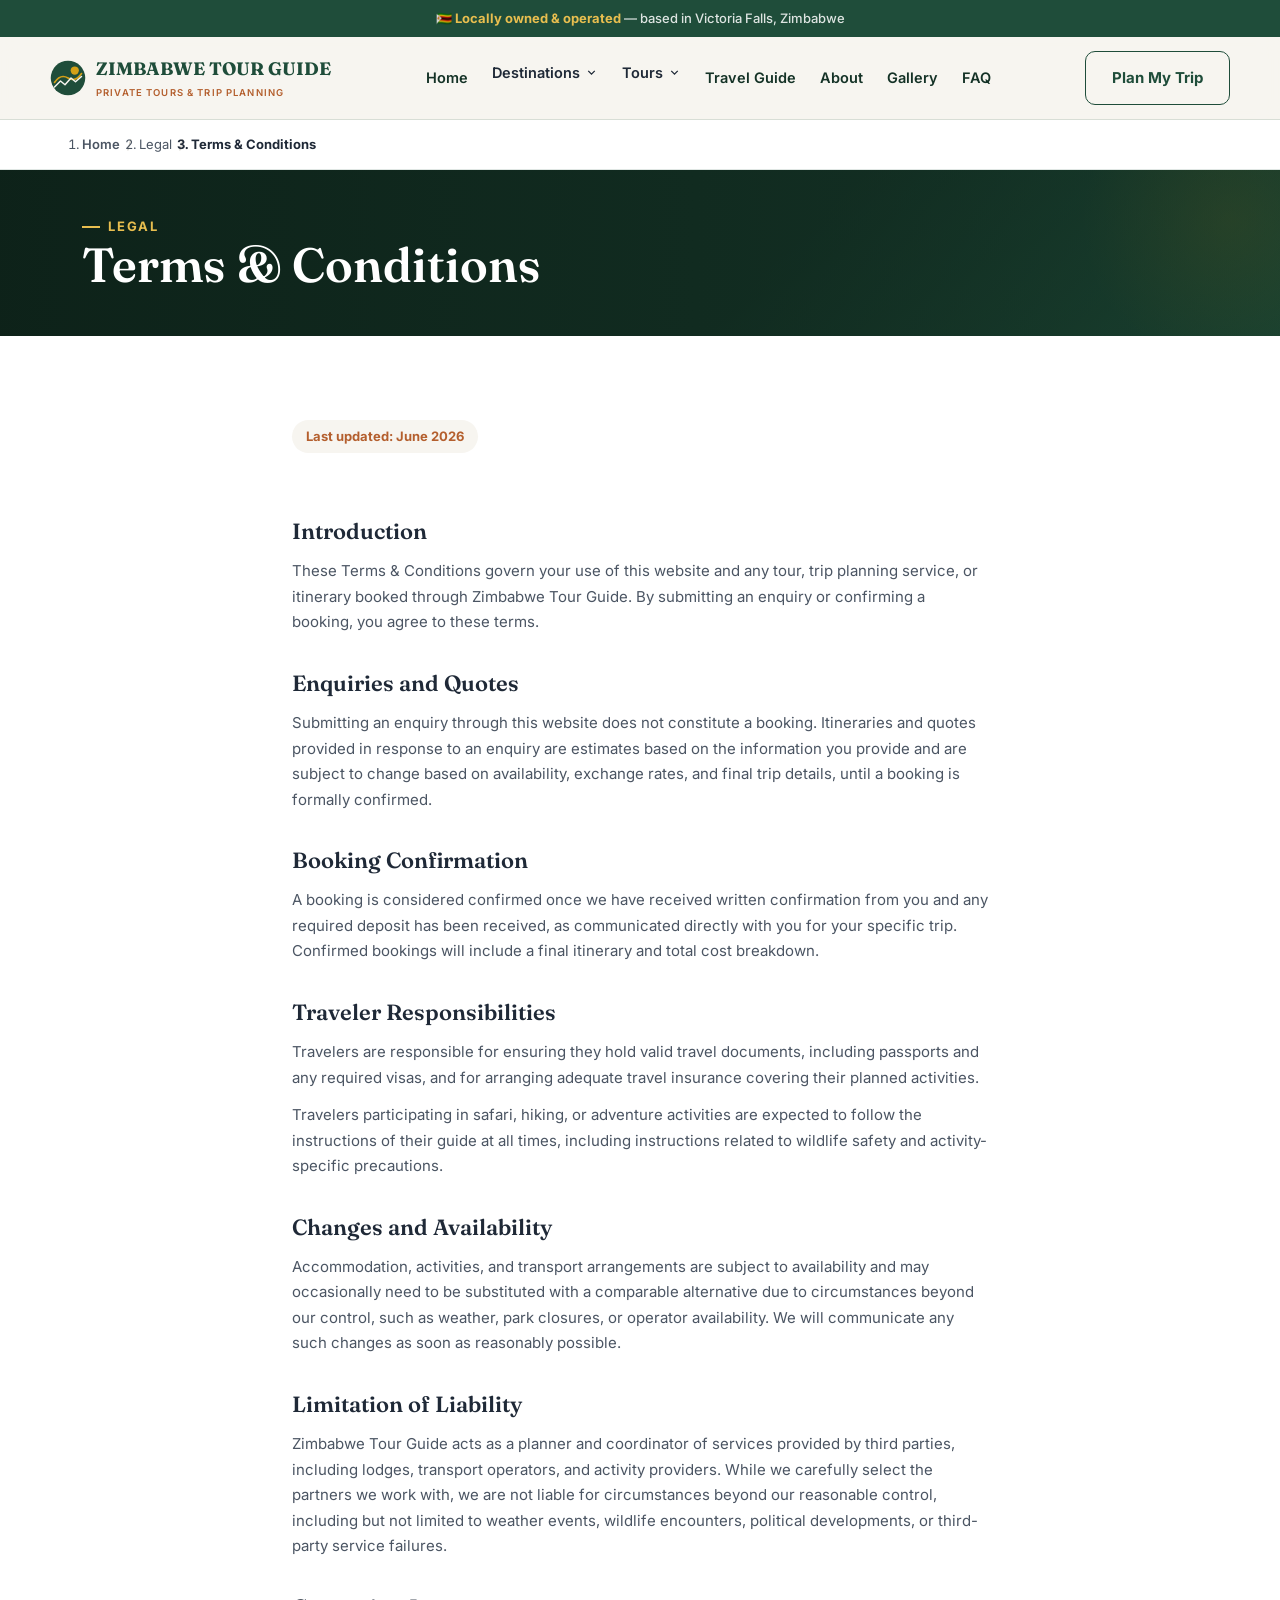
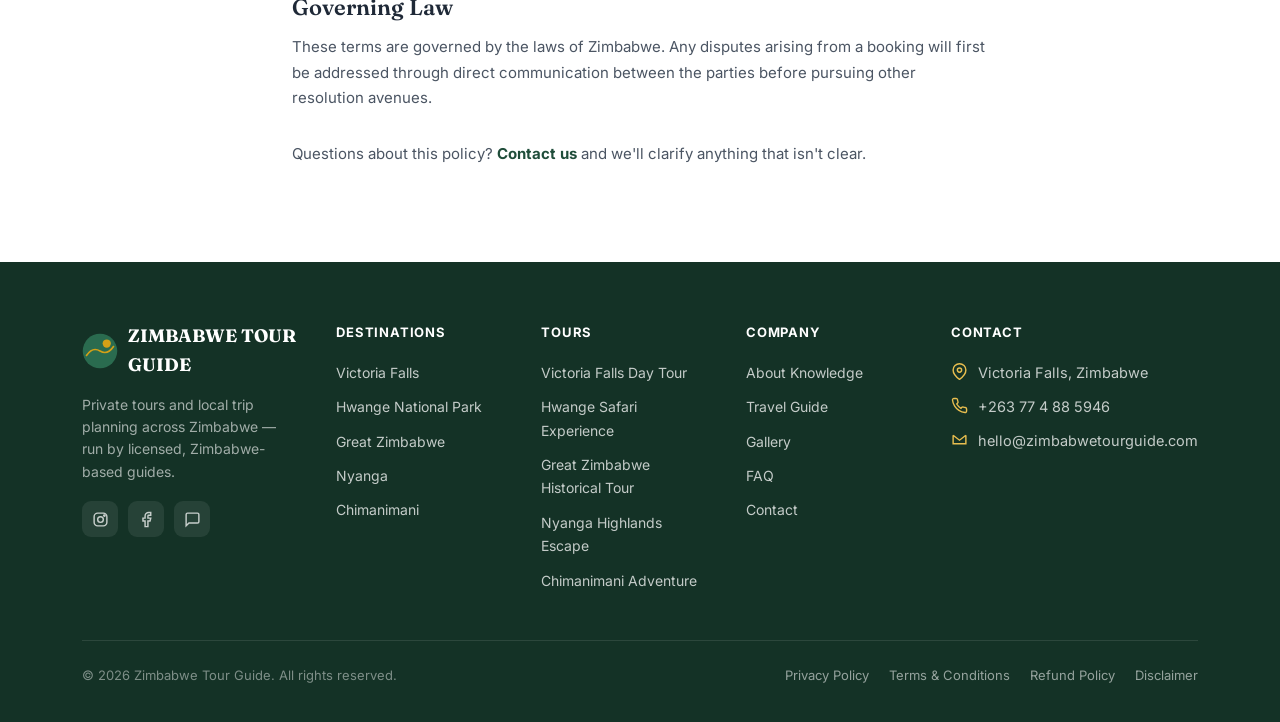
<file: legal/terms-and-conditions.html>
<!DOCTYPE html>
<html lang="en" class="no-js">

<head>
    <meta charset="UTF-8">
    <meta name="viewport" content="width=device-width, initial-scale=1.0">
    <title>Terms & Conditions | Zimbabwe Tour Guide</title>
    <meta name="description" content="The terms and conditions that apply when you enquire about, book, or travel on a tour arranged through Zimbabwe Tour Guide.">
    <meta name="keywords" content="Zimbabwe Tour Guide terms & conditions">
    <meta name="robots" content="index, follow">
    <link rel="canonical" href="https://www.zimbabwetourguide.com/legal/terms-and-conditions.html">
    <meta property="og:type" content="website">
    <meta property="og:title" content="Terms & Conditions | Zimbabwe Tour Guide">
    <meta property="og:description" content="The terms and conditions that apply when you enquire about, book, or travel on a tour arranged through Zimbabwe Tour Guide.">
    <meta property="og:url" content="https://www.zimbabwetourguide.com/legal/terms-and-conditions.html">
    <meta property="og:locale" content="en_US">
    <meta name="twitter:card" content="summary_large_image">

    <link rel="preconnect" href="https://fonts.googleapis.com">
    <link rel="preconnect" href="https://fonts.gstatic.com" crossorigin>
    <link href="https://fonts.googleapis.com/css2?family=Fraunces:ital,opsz,wght@0,9..144,300;0,9..144,500;0,9..144,600;0,9..144,700;1,9..144,500&family=Inter:wght@400;500;600;700;800&display=swap" rel="stylesheet">
    <link rel="stylesheet" href="../assets/style.css">
</head>

<body>
    <div class="trust-bar">
        <div class="wrap">
            <span>🇿🇼 <strong>Locally owned &amp; operated</strong> — based in Victoria Falls, Zimbabwe</span>
        </div>
    </div>
    <header class="site-header">
        <div class="wrap nav">
            <a href="../index.html" class="logo">
                <svg class="logo-mark" viewBox="0 0 48 48" fill="none"><circle cx="24" cy="24" r="23" fill="#1F4D3A"/><path d="M6 30 Q 14 18, 24 24 T 42 18" stroke="#D4A017" stroke-width="2.2" fill="none" stroke-linecap="round"/><circle cx="33" cy="14" r="5.5" fill="#D4A017"/><path d="M6 36 L14 28 L20 33 L28 24 L34 29 L42 22" stroke="#F7F5F0" stroke-width="2" fill="none" stroke-linecap="round" stroke-linejoin="round"/></svg>
                <div>ZIMBABWE TOUR GUIDE<small>Private Tours &amp; Trip Planning</small></div>
            </a>
            <nav class="nav-links">
                <a href="../Home.html">Home</a>
                <div class="nav-drop">
                    <button type="button">Destinations <svg viewBox="0 0 24 24" fill="none" stroke="currentColor" stroke-width="2.4"><path d="M6 9l6 6 6-6"/></svg></button>
                    <div class="nav-drop-panel">
                        <a href="../destinations/victoria-falls.html">Victoria Falls</a>
                        <a href="../destinations/hwange.html">Hwange National Park</a>
                        <a href="../destinations/great-zimbabwe.html">Great Zimbabwe</a>
                        <a href="../destinations/nyanga.html">Nyanga</a>
                        <a href="../destinations/chimanimani.html">Chimanimani</a>
                        <a href="../destinations/harare.html">Harare</a>
                    </div>
                </div>
                <div class="nav-drop">
                    <button type="button">Tours <svg viewBox="0 0 24 24" fill="none" stroke="currentColor" stroke-width="2.4"><path d="M6 9l6 6 6-6"/></svg></button>
                    <div class="nav-drop-panel">
                        <a href="../tours/victoria-falls-day-tour.html">Victoria Falls Day Tour</a>
                        <a href="../tours/hwange-safari-experience.html">Hwange Safari Experience</a>
                        <a href="../tours/great-zimbabwe-historical-tour.html">Great Zimbabwe Historical Tour</a>
                        <a href="../tours/nyanga-highlands-escape.html">Nyanga Highlands Escape</a>
                        <a href="../tours/chimanimani-adventure.html">Chimanimani Adventure</a>
                        <a href="../tours/custom-zimbabwe-tour.html">Custom Zimbabwe Tour</a>
                    </div>
                </div>
                <a href="../travel-guide/index.html">Travel Guide</a>
                <a href="../about.html">About</a>
                <a href="../gallery.html">Gallery</a>
                <a href="../faq.html">FAQ</a>
            </nav>
            <a href="../contact.html" class="btn btn-ghost nav-cta">Plan My Trip</a>
            <button class="nav-burger" id="burgerBtn" aria-label="Open menu" aria-expanded="false"><span></span></button>
        </div>
    </header>

    <div class="mobile-menu" id="mobileMenu">
        <div class="mobile-menu-top">
            <span style="color:#fff;font-family:var(--serif);font-weight:700;font-size:18px;">Menu</span>
            <button class="mobile-menu-close" id="closeMenuBtn" aria-label="Close menu">✕</button>
        </div>
        <a href="../Home.html" class="mm-link">Home</a>
        <div class="mm-group-label">Destinations</div>
        <div class="mm-sub">
            <a href="../destinations/victoria-falls.html">Victoria Falls</a><a href="../destinations/hwange.html">Hwange National Park</a><a href="../destinations/great-zimbabwe.html">Great Zimbabwe</a><a href="../destinations/nyanga.html">Nyanga</a>
            <a href="../destinations/chimanimani.html">Chimanimani</a><a href="../destinations/harare.html">Harare</a>
        </div>
        <div class="mm-group-label">Tours</div>
        <div class="mm-sub">
            <a href="../tours/victoria-falls-day-tour.html">Victoria Falls Day Tour</a><a href="../tours/hwange-safari-experience.html">Hwange Safari Experience</a><a href="../tours/great-zimbabwe-historical-tour.html">Great Zimbabwe Historical Tour</a>
            <a href="../tours/nyanga-highlands-escape.html">Nyanga Highlands Escape</a><a href="../tours/chimanimani-adventure.html">Chimanimani Adventure</a><a href="../tours/custom-zimbabwe-tour.html">Custom Zimbabwe Tour</a>
        </div>
        <a href="../travel-guide/index.html" class="mm-link">Travel Guide</a>
        <a href="../about.html" class="mm-link">About</a>
        <a href="../gallery.html" class="mm-link">Gallery</a>
        <a href="../faq.html" class="mm-link">FAQ</a>
        <a href="../contact.html" class="btn btn-primary btn-block">Plan My Trip</a>
    </div>

    <div class="breadcrumb">
        <div class="wrap">
            <ol>
                <li><a href="../Home.html">Home</a></li>
                <li>Legal</li>
                <li>Terms & Conditions</li>
            </ol>
        </div>
    </div>

    <section class="page-hero" style="padding:40px 0 44px;">
        <div class="wrap" style="position:relative;z-index:2;">
            <span class="eyebrow on-dark">Legal</span>
            <h1>Terms & Conditions</h1>
        </div>
    </section>

    <section class="bg-white">
        <div class="wrap-narrow legal-content">
            <span class="legal-updated">Last updated: June 2026</span>
            <h2>Introduction</h2>
            <p>These Terms &amp; Conditions govern your use of this website and any tour, trip planning service, or itinerary booked through Zimbabwe Tour Guide. By submitting an enquiry or confirming a booking, you agree to these terms.</p>
            <h2>Enquiries and Quotes</h2>
            <p>Submitting an enquiry through this website does not constitute a booking. Itineraries and quotes provided in response to an enquiry are estimates based on the information you provide and are subject to change based on availability, exchange
                rates, and final trip details, until a booking is formally confirmed.</p>
            <h2>Booking Confirmation</h2>
            <p>A booking is considered confirmed once we have received written confirmation from you and any required deposit has been received, as communicated directly with you for your specific trip. Confirmed bookings will include a final itinerary and
                total cost breakdown.</p>
            <h2>Traveler Responsibilities</h2>
            <p>Travelers are responsible for ensuring they hold valid travel documents, including passports and any required visas, and for arranging adequate travel insurance covering their planned activities.</p>
            <p>Travelers participating in safari, hiking, or adventure activities are expected to follow the instructions of their guide at all times, including instructions related to wildlife safety and activity-specific precautions.</p>
            <h2>Changes and Availability</h2>
            <p>Accommodation, activities, and transport arrangements are subject to availability and may occasionally need to be substituted with a comparable alternative due to circumstances beyond our control, such as weather, park closures, or operator
                availability. We will communicate any such changes as soon as reasonably possible.</p>
            <h2>Limitation of Liability</h2>
            <p>Zimbabwe Tour Guide acts as a planner and coordinator of services provided by third parties, including lodges, transport operators, and activity providers. While we carefully select the partners we work with, we are not liable for circumstances
                beyond our reasonable control, including but not limited to weather events, wildlife encounters, political developments, or third-party service failures.</p>
            <h2>Governing Law</h2>
            <p>These terms are governed by the laws of Zimbabwe. Any disputes arising from a booking will first be addressed through direct communication between the parties before pursuing other resolution avenues.</p>
            <p style="margin-top:30px;">Questions about this policy? <a href="../contact.html" style="color:var(--green-deep);font-weight:700;">Contact us</a> and we'll clarify anything that isn't clear.</p>
        </div>
    </section>

    <footer class="site-footer">
        <div class="wrap">
            <div class="footer-grid">
                <div class="footer-brand">
                    <a href="../index.html" class="logo"><svg class="logo-mark" viewBox="0 0 48 48" fill="none"><circle cx="24" cy="24" r="23" fill="#2A6B4F"/><path d="M6 30 Q 14 18, 24 24 T 42 18" stroke="#D4A017" stroke-width="2.2" fill="none" stroke-linecap="round"/><circle cx="33" cy="14" r="5.5" fill="#D4A017"/></svg> ZIMBABWE TOUR GUIDE</a>
                    <p>Private tours and local trip planning across Zimbabwe — run by licensed, Zimbabwe-based guides.</p>
                    <div class="footer-social">
                        <a href="#" aria-label="Instagram"><svg viewBox="0 0 24 24" fill="none" stroke="currentColor" stroke-width="2"><rect x="3" y="3" width="18" height="18" rx="5"/><circle cx="12" cy="12" r="4"/><circle cx="17.5" cy="6.5" r="1"/></svg></a>
                        <a href="#" aria-label="Facebook"><svg viewBox="0 0 24 24" fill="none" stroke="currentColor" stroke-width="2"><path d="M18 2h-3a5 5 0 00-5 5v3H7v4h3v8h4v-8h3l1-4h-4V7a1 1 0 011-1h3z"/></svg></a>
                        <a href="https://wa.me/263774885946?text=Hi%20Knowledge%2C%20I%27d%20like%20to%20plan%20a%20Zimbabwe%20trip" aria-label="WhatsApp"><svg viewBox="0 0 24 24" fill="none" stroke="currentColor" stroke-width="2"><path d="M21 15a2 2 0 01-2 2H7l-4 4V5a2 2 0 012-2h14a2 2 0 012 2z"/></svg></a>
                    </div>
                </div>
                <div class="footer-col">
                    <h5>Destinations</h5>
                    <ul>
                        <li><a href="../destinations/victoria-falls.html">Victoria Falls</a></li>
                        <li><a href="../destinations/hwange.html">Hwange National Park</a></li>
                        <li><a href="../destinations/great-zimbabwe.html">Great Zimbabwe</a></li>
                        <li><a href="../destinations/nyanga.html">Nyanga</a></li>
                        <li><a href="../destinations/chimanimani.html">Chimanimani</a></li>
                    </ul>
                </div>
                <div class="footer-col">
                    <h5>Tours</h5>
                    <ul>
                        <li><a href="../tours/victoria-falls-day-tour.html">Victoria Falls Day Tour</a></li>
                        <li><a href="../tours/hwange-safari-experience.html">Hwange Safari Experience</a></li>
                        <li><a href="../tours/great-zimbabwe-historical-tour.html">Great Zimbabwe Historical Tour</a></li>
                        <li><a href="../tours/nyanga-highlands-escape.html">Nyanga Highlands Escape</a></li>
                        <li><a href="../tours/chimanimani-adventure.html">Chimanimani Adventure</a></li>
                    </ul>
                </div>
                <div class="footer-col">
                    <h5>Company</h5>
                    <ul>
                        <li><a href="../about.html">About Knowledge</a></li>
                        <li><a href="../travel-guide/index.html">Travel Guide</a></li>
                        <li><a href="../gallery.html">Gallery</a></li>
                        <li><a href="../faq.html">FAQ</a></li>
                        <li><a href="../contact.html">Contact</a></li>
                    </ul>
                </div>
                <div class="footer-col footer-contact">
                    <h5>Contact</h5>
                    <ul>
                        <li><svg viewBox="0 0 24 24" fill="none" stroke="currentColor" stroke-width="2"><path d="M21 10c0 7-9 13-9 13s-9-6-9-13a9 9 0 0118 0z"/><circle cx="12" cy="10" r="3"/></svg> Victoria Falls, Zimbabwe</li>
                        <li><svg viewBox="0 0 24 24" fill="none" stroke="currentColor" stroke-width="2"><path d="M22 16.92v3a2 2 0 01-2.18 2 19.79 19.79 0 01-8.63-3.07 19.5 19.5 0 01-6-6 19.79 19.79 0 01-3.07-8.67A2 2 0 014.11 2h3a2 2 0 012 1.72c.13.96.36 1.9.7 2.81a2 2 0 01-.45 2.11L8.09 9.91a16 16 0 006 6l1.27-1.27a2 2 0 012.11-.45c.91.34 1.85.57 2.81.7A2 2 0 0122 16.92z"/></svg>                            +263 77 4 88 5946</li>
                        <li><svg viewBox="0 0 24 24" fill="none" stroke="currentColor" stroke-width="2"><path d="M3 6l9 7 9-7M3 6v12h18V6"/></svg> hello@zimbabwetourguide.com</li>
                    </ul>
                </div>
            </div>
            <div class="footer-bottom">
                <span>© 2026 Zimbabwe Tour Guide. All rights reserved.</span>
                <div class="footer-legal">
                    <a href="../legal/privacy-policy.html">Privacy Policy</a>
                    <a href="../legal/terms-and-conditions.html">Terms &amp; Conditions</a>
                    <a href="../legal/refund-cancellation-policy.html">Refund Policy</a>
                    <a href="../legal/disclaimer.html">Disclaimer</a>
                </div>
            </div>
        </div>
    </footer>

    <div class="mobile-sticky-cta">
        <a href="https://wa.me/263774885946?text=Hi%20Knowledge%2C%20I%27d%20like%20to%20plan%20a%20Zimbabwe%20trip" class="btn btn-whatsapp">WhatsApp</a>
        <a href="../contact.html" class="btn btn-primary">Plan My Trip</a>
    </div>

    <script src="../assets/main.js"></script>
</body>

</html>
</file>
<file: assets/style.css>
/* =========================================================
   ZIMBABWE TOUR GUIDE — SHARED DESIGN SYSTEM
   Used across every page. Keep all token values here.
========================================================= */

*,
*::before,
*::after {
    box-sizing: border-box;
    margin: 0;
    padding: 0;
}

:root {
    --green-deep: #1F4D3A;
    --green-deeper: #143226;
    --green-mid: #2A6B4F;
    --gold: #D4A017;
    --gold-soft: #E8BE4F;
    --terracotta: #B45F2E;
    --cream: #F7F5F0;
    --white: #FFFFFF;
    --ink: #1F2937;
    --slate: #4B5563;
    --line: rgba(31, 77, 58, 0.14);
    --shadow-sm: 0 2px 8px rgba(20, 50, 38, 0.06);
    --shadow-md: 0 8px 24px rgba(20, 50, 38, 0.10);
    --shadow-lg: 0 20px 48px rgba(20, 50, 38, 0.16);
    --radius: 14px;
    --container: 1180px;
    --serif: 'Fraunces', Georgia, serif;
    --sans: 'Inter', -apple-system, BlinkMacSystemFont, sans-serif;
}

html {
    scroll-behavior: smooth;
}

body {
    font-family: var(--sans);
    background: var(--cream);
    color: var(--ink);
    line-height: 1.6;
    -webkit-font-smoothing: antialiased;
    overflow-x: hidden;
    padding-bottom: 72px;
}

@media(min-width:960px) {
    body {
        padding-bottom: 0;
    }
}

img {
    max-width: 100%;
    display: block;
}

a {
    color: inherit;
    text-decoration: none;
}

ul {
    list-style: none;
}

button {
    font-family: inherit;
    cursor: pointer;
    border: none;
    background: none;
}

@media (prefers-reduced-motion: reduce) {
    * {
        animation-duration: 0.001ms !important;
        animation-iteration-count: 1 !important;
        transition-duration: 0.001ms !important;
        scroll-behavior: auto !important;
    }
}

:focus-visible {
    outline: 3px solid var(--gold);
    outline-offset: 2px;
    border-radius: 4px;
}

.wrap {
    max-width: var(--container);
    margin: 0 auto;
    padding: 0 20px;
}

@media(min-width:768px) {
    .wrap {
        padding: 0 32px;
    }
}

.wrap-narrow {
    max-width: 760px;
    margin: 0 auto;
    padding: 0 20px;
}

@media(min-width:768px) {
    .wrap-narrow {
        padding: 0 32px;
    }
}

.eyebrow {
    font-family: var(--sans);
    font-size: 13px;
    font-weight: 700;
    letter-spacing: 0.14em;
    text-transform: uppercase;
    color: var(--terracotta);
    display: inline-flex;
    align-items: center;
    gap: 8px;
}

.eyebrow::before {
    content: '';
    width: 18px;
    height: 2px;
    background: var(--terracotta);
    display: inline-block;
}

.eyebrow.on-dark {
    color: var(--gold-soft);
}

.eyebrow.on-dark::before {
    background: var(--gold-soft);
}

h1,
h2,
h3,
h4 {
    font-family: var(--serif);
    font-weight: 600;
    color: var(--ink);
    line-height: 1.15;
}

.section-title {
    font-size: clamp(28px, 5vw, 42px);
    margin-top: 10px;
}

.section-sub {
    color: var(--slate);
    font-size: 16px;
    max-width: 620px;
    margin-top: 14px;
}

.section-head {
    margin-bottom: 42px;
}

.section-head.center {
    text-align: center;
    margin-left: auto;
    margin-right: auto;
}

.section-head.center .section-sub {
    margin-left: auto;
    margin-right: auto;
}

#gallery .gallery-grid {
    display: grid;
    gap: 24px;
    grid-template-columns: repeat(1, minmax(0, 1fr));
}

#gallery .gallery-item {
    background: var(--white);
    border-radius: 24px;
    overflow: hidden;
    box-shadow: var(--shadow-sm);
}

#gallery .gallery-media {
    position: relative;
    width: 100%;
    aspect-ratio: 4 / 3;
    overflow: hidden;
}

#gallery .gallery-media img {
    width: 100%;
    height: 100%;
    object-fit: cover;
    display: block;
}

#gallery .gallery-caption {
    padding: 20px;
}

#gallery .gallery-caption .g-label {
    display: inline-block;
    margin-bottom: 10px;
    font-size: 12px;
    letter-spacing: 0.16em;
    text-transform: uppercase;
    color: var(--terracotta);
}

#gallery .gallery-caption h4 {
    margin: 0;
    font-size: clamp(18px, 2vw, 22px);
    line-height: 1.2;
    color: var(--green-deep);
}

@media(min-width:760px) {
    #gallery .gallery-grid {
        grid-template-columns: repeat(2, minmax(0, 1fr));
    }
}

@media(min-width:1100px) {
    #gallery .gallery-grid {
        grid-template-columns: repeat(3, minmax(0, 1fr));
    }
}

.btn {
    display: inline-flex;
    align-items: center;
    justify-content: center;
    gap: 8px;
    padding: 14px 26px;
    border-radius: 10px;
    font-weight: 700;
    font-size: 15px;
    transition: transform .18s ease, box-shadow .18s ease, background .18s ease;
    white-space: nowrap;
}

.btn-primary {
    background: var(--gold);
    color: var(--green-deeper);
    box-shadow: var(--shadow-sm);
}

.btn-primary:hover {
    background: var(--gold-soft);
    transform: translateY(-2px);
    box-shadow: var(--shadow-md);
}

.btn-outline {
    border: 1.5px solid rgba(255, 255, 255, 0.55);
    color: var(--white);
}

.btn-outline:hover {
    background: rgba(255, 255, 255, 0.12);
}

.btn-ghost {
    border: 1.5px solid var(--green-deep);
    color: var(--green-deep);
}

.btn-ghost:hover {
    background: var(--green-deep);
    color: var(--white);
}

.btn-whatsapp {
    background: #25D366;
    color: #fff;
}

.btn-whatsapp:hover {
    background: #1ebe5b;
    transform: translateY(-2px);
    box-shadow: var(--shadow-md);
}

.btn-block {
    width: 100%;
}

.btn-sm {
    padding: 10px 18px;
    font-size: 13.5px;
}


/* ============ TOP TRUST BAR ============ */

.trust-bar {
    background: var(--green-deep);
    color: rgba(255, 255, 255, 0.85);
    font-size: 13px;
    font-weight: 500;
}

.trust-bar .wrap {
    display: flex;
    align-items: center;
    justify-content: center;
    gap: 8px;
    padding: 8px 20px;
    text-align: center;
    flex-wrap: wrap;
}

.trust-bar strong {
    color: var(--gold-soft);
    font-weight: 700;
}


/* ============ HEADER / NAV ============ */

header.site-header {
    position: sticky;
    top: 0;
    z-index: 50;
    background: rgba(247, 245, 240, 0.94);
    backdrop-filter: blur(10px);
    border-bottom: 1px solid var(--line);
}

.nav {
    display: flex;
    align-items: center;
    justify-content: space-between;
    padding: 14px 0;
    gap: 18px;
}

.logo {
    display: flex;
    align-items: center;
    gap: 10px;
    font-family: var(--serif);
    font-weight: 700;
    font-size: 18px;
    color: var(--green-deep);
    flex-shrink: 0;
}

.logo-mark {
    width: 36px;
    height: 36px;
    flex-shrink: 0;
}

.logo small {
    display: block;
    font-family: var(--sans);
    font-weight: 600;
    font-size: 9.5px;
    letter-spacing: 0.12em;
    color: var(--terracotta);
    text-transform: uppercase;
    margin-top: 1px;
}

.nav-links {
    display: none;
    gap: 24px;
    align-items: center;
    font-weight: 600;
    font-size: 14.5px;
}

.nav-links>a {
    color: var(--green-deeper);
    position: relative;
    padding: 4px 0;
    transition: color .15s;
    white-space: nowrap;
}

.nav-links>a:hover,
.nav-links>a.active {
    color: var(--gold);
}

.nav-links>a.active {
    border-bottom: 2px solid var(--terracotta);
}

.nav-cta {
    display: none;
    flex-shrink: 0;
}

.nav-burger {
    display: flex;
    width: 42px;
    height: 42px;
    align-items: center;
    justify-content: center;
    background: var(--white);
    border-radius: 10px;
    flex-shrink: 0;
}

.nav-burger span,
.nav-burger span::before,
.nav-burger span::after {
    content: '';
    display: block;
    width: 18px;
    height: 2px;
    background: var(--green-deep);
    position: relative;
    transition: .25s;
}

.nav-burger span::before {
    position: absolute;
    top: -6px;
}

.nav-burger span::after {
    position: absolute;
    top: 6px;
}


/* dropdown for desktop nav (Destinations / Tours) */

.nav-drop {
    position: relative;
    padding-bottom: 10px;
}

.nav-drop>button {
    display: flex;
    align-items: center;
    gap: 5px;
    font-weight: 600;
    font-size: 14.5px;
    color: var(--ink);
    background: none;
    border: none;
    cursor: pointer;
    font-family: inherit;
    padding: 4px 0;
}

.nav-drop>button svg {
    width: 13px;
    height: 13px;
    transition: transform .4s;
}

.nav-drop:hover>button svg,
.nav-drop:focus-within>button svg {
    transform: rotate(180deg);
}

.nav-drop:hover .nav-drop-panel,
.nav-drop:focus-within .nav-drop-panel,
.nav-drop-panel:hover {
    opacity: 1;
    visibility: visible;
    transform: translateY(0);
    pointer-events: auto;
}

.nav-drop-panel {
    position: absolute;
    top: 100%;
    left: -16px;
    background: #fff;
    border-radius: 12px;
    box-shadow: var(--shadow-lg);
    padding: 10px;
    min-width: 220px;
    border: 1px solid var(--line);
    margin-top: 8px;
    opacity: 0;
    visibility: hidden;
    transform: translateY(6px);
    pointer-events: none;
    transition: opacity .2s ease, transform .2s ease, visibility .2s ease;
}

.nav-drop-panel a {
    display: block;
    padding: 9px 12px;
    border-radius: 8px;
    font-size: 14px;
    font-weight: 600;
    color: var(--ink);
}

.nav-drop-panel a:hover {
    background: var(--cream);
    color: var(--green-deep);
}

@media(min-width:960px) {
    .nav-links {
        display: flex;
    }
    .nav-cta {
        display: inline-flex;
    }
    .nav-burger {
        display: none;
    }
}

.mobile-menu {
    position: fixed;
    inset: 0;
    background: var(--green-deeper);
    z-index: 60;
    display: flex;
    flex-direction: column;
    padding: 24px 24px 40px;
    transform: translateX(100%);
    transition: transform .3s ease;
    overflow-y: auto;
}

.mobile-menu.open {
    transform: translateX(0);
}

.mobile-menu-top {
    display: flex;
    justify-content: space-between;
    align-items: center;
    margin-bottom: 32px;
}

.mobile-menu-close {
    width: 40px;
    height: 40px;
    border: 1.5px solid rgba(255, 255, 255, 0.3);
    border-radius: 10px;
    color: #fff;
    font-size: 18px;
    display: flex;
    align-items: center;
    justify-content: center;
}

.mobile-menu a.mm-link {
    color: #fff;
    font-family: var(--serif);
    font-size: 24px;
    font-weight: 600;
    padding: 12px 0;
    border-bottom: 1px solid rgba(255, 255, 255, 0.12);
    display: block;
}

.mobile-menu .mm-sub {
    padding-left: 14px;
}

.mobile-menu .mm-sub a {
    font-size: 16px;
    font-family: var(--sans);
    font-weight: 600;
    color: rgba(255, 255, 255, 0.75);
    padding: 9px 0;
    border-bottom: none;
}

.mobile-menu .btn {
    margin-top: 24px;
}

.mm-group-label {
    color: rgba(255, 255, 255, 0.4);
    font-size: 11px;
    font-weight: 700;
    text-transform: uppercase;
    letter-spacing: 0.1em;
    margin-top: 18px;
    padding: 6px 0;
}


/* ============ BREADCRUMB ============ */

.breadcrumb {
    background: var(--white);
    border-bottom: 1px solid var(--line);
    padding: 14px 0;
}

.breadcrumb ol {
    display: flex;
    flex-wrap: wrap;
    align-items: center;
    gap: 7px;
    font-size: 13px;
    color: var(--slate);
}

.breadcrumb a {
    color: var(--slate);
    font-weight: 600;
}

.breadcrumb a:hover {
    color: var(--green-deep);
}

.breadcrumb li:not(:last-child)::after {
    content: '/';
    margin-left: 7px;
    color: #c9c4b8;
}

.breadcrumb li:last-child {
    color: var(--ink);
    font-weight: 700;
}


/* ============ PAGE HERO (sub-pages) ============ */

.page-hero {
    background: linear-gradient(135deg, var(--green-deep), var(--green-deep) 60%, var(--green-mid));
    color: #fff;
    padding: 52px 0 60px;
    position: relative;
    overflow: hidden;
}

.page-hero::after {
    content: '';
    position: absolute;
    top: -100px;
    right: -100px;
    width: 300px;
    height: 300px;
    border-radius: 50%;
    background: radial-gradient(circle, rgba(212, 160, 23, 0.18), transparent 70%);
}

.page-hero h1 {
    color: #fff;
    font-size: clamp(30px, 6vw, 48px);
    max-width: 760px;
    position: relative;
    z-index: 2;
}

.page-hero p {
    color: rgba(255, 255, 255, 0.92);
    max-width: 620px;
    margin-top: 16px;
    font-size: 17px;
    line-height: 1.75;
    position: relative;
    z-index: 2;
}

.page-hero-meta {
    display: flex;
    gap: 18px;
    flex-wrap: wrap;
    margin-top: 24px;
    position: relative;
    z-index: 2;
}

.page-hero-meta .pill {
    display: flex;
    align-items: center;
    gap: 7px;
    background: rgba(255, 255, 255, 0.1);
    border: 1px solid rgba(255, 255, 255, 0.18);
    padding: 8px 14px;
    border-radius: 30px;
    font-size: 13px;
    font-weight: 600;
    color: rgba(255, 255, 255, 0.9);
}

.page-hero-meta .pill svg {
    width: 15px;
    height: 15px;
    color: var(--gold-soft);
}

.page-hero-actions {
    display: flex;
    gap: 14px;
    flex-wrap: wrap;
    margin-top: 28px;
    position: relative;
    z-index: 2;
}

.page-hero-art {
    position: absolute;
    bottom: 0;
    left: 0;
    width: 100%;
    z-index: 1;
    opacity: 0.9;
}


/* ============ GENERIC SECTION ============ */

section {
    padding: 56px 0;
}

@media(min-width:768px) {
    section {
        padding: 84px 0;
    }
}

section.tight {
    padding: 40px 0;
}

@media(min-width:768px) {
    section.tight {
        padding: 56px 0;
    }
}

.bg-white {
    background: var(--white);
}

.bg-cream {
    background: var(--cream);
}

.bg-green {
    background: var(--green-deep);
    color: #fff;
}

.bg-green .section-sub {
    color: rgba(255, 255, 255, 0.75);
}

.bg-green h2,
.bg-green h3,
.bg-green h4 {
    color: #fff;
}


/* ============ CARD GRID (destinations / tours hub) ============ */

.card-grid {
    display: grid;
    grid-template-columns: 1fr;
    gap: 24px;
    margin-top: 36px;
}

@media(min-width:640px) {
    .card-grid {
        grid-template-columns: repeat(2, 1fr);
    }
}

@media(min-width:1024px) {
    .card-grid {
        grid-template-columns: repeat(3, 1fr);
    }
}

.card-grid.cols-4 {
    grid-template-columns: 1fr;
}

@media(min-width:640px) {
    .card-grid.cols-4 {
        grid-template-columns: repeat(2, 1fr);
    }
}

@media(min-width:1024px) {
    .card-grid.cols-4 {
        grid-template-columns: repeat(4, 1fr);
    }
}

.dest-card {
    background: var(--white);
    border-radius: var(--radius);
    overflow: hidden;
    border: 1px solid var(--line);
    display: flex;
    flex-direction: column;
    transition: transform .2s, box-shadow .2s;
}

.dest-card:hover {
    transform: translateY(-5px);
    box-shadow: var(--shadow-lg);
}

.dest-media {
    height: 170px;
    position: relative;
    overflow: hidden;
}

.dest-media svg {
    width: 100%;
    height: 100%;
    display: block;
}

.dest-tag {
    position: absolute;
    top: 13px;
    left: 13px;
    background: rgba(255, 255, 255, 0.92);
    color: var(--green-deep);
    font-size: 11px;
    font-weight: 700;
    letter-spacing: 0.04em;
    text-transform: uppercase;
    padding: 5px 11px;
    border-radius: 20px;
}

.dest-body {
    padding: 20px 20px 22px;
    flex: 1;
    display: flex;
    flex-direction: column;
}

.dest-body h3 {
    font-size: 19px;
    margin-bottom: 8px;
}

.dest-body p {
    color: var(--slate);
    font-size: 14px;
    flex: 1;
}

.dest-link {
    margin-top: 16px;
    font-size: 13.5px;
    font-weight: 700;
    color: var(--green-deep);
    display: flex;
    align-items: center;
    gap: 4px;
}

.dest-link svg {
    width: 14px;
    height: 14px;
    transition: transform .15s;
}

.dest-card:hover .dest-link svg {
    transform: translateX(3px);
}


/* tour card variant adds duration + price footer */

.tour-card {
    background: var(--white);
    border-radius: var(--radius);
    overflow: hidden;
    border: 1px solid var(--line);
    display: flex;
    flex-direction: column;
    transition: transform .2s, box-shadow .2s;
    position: relative;
}

.tour-card:hover {
    transform: translateY(-5px);
    box-shadow: var(--shadow-lg);
}

.tour-media {
    height: 168px;
    position: relative;
    overflow: hidden;
}

.tour-media svg {
    width: 100%;
    height: 100%;
    display: block;
}

.tour-duration {
    position: absolute;
    bottom: 12px;
    right: 12px;
    background: rgba(20, 50, 38, 0.85);
    color: #fff;
    font-size: 11.5px;
    font-weight: 700;
    padding: 4px 10px;
    border-radius: 20px;
    letter-spacing: 0.02em;
}

.tour-trip-type {
    position: absolute;
    top: 13px;
    left: 13px;
    background: var(--gold);
    color: var(--green-deeper);
    font-size: 11px;
    font-weight: 700;
    letter-spacing: 0.03em;
    text-transform: uppercase;
    padding: 5px 11px;
    border-radius: 20px;
}

.tour-body {
    padding: 20px 20px 22px;
    flex: 1;
    display: flex;
    flex-direction: column;
}

.tour-body h3 {
    font-size: 18px;
    margin-bottom: 6px;
}

.tour-region {
    font-size: 12.5px;
    color: var(--terracotta);
    font-weight: 700;
    text-transform: uppercase;
    letter-spacing: 0.05em;
    margin-bottom: 10px;
}

.tour-body p {
    color: var(--slate);
    font-size: 14px;
    flex: 1;
}

.tour-foot {
    display: flex;
    align-items: center;
    justify-content: space-between;
    margin-top: 16px;
    padding-top: 16px;
    border-top: 1px solid var(--line);
}

.tour-price {
    font-family: var(--serif);
    font-weight: 700;
    color: var(--green-deep);
    font-size: 16px;
}

.tour-price span {
    font-size: 11.5px;
    color: var(--slate);
    font-weight: 400;
    display: block;
    font-family: var(--sans);
}

.tour-link {
    font-size: 13.5px;
    font-weight: 700;
    color: var(--green-deep);
    display: flex;
    align-items: center;
    gap: 4px;
}

.tour-link svg {
    width: 14px;
    height: 14px;
    transition: transform .15s;
}

.tour-card:hover .tour-link svg {
    transform: translateX(3px);
}


/* ============ QUICK FACTS BLOCK ============ */

.quick-facts {
    display: grid;
    grid-template-columns: 1fr;
    gap: 16px;
    background: var(--white);
    border: 1px solid var(--line);
    border-radius: var(--radius);
    padding: 26px;
    margin-top: 8px;
}

@media(min-width:640px) {
    .quick-facts {
        grid-template-columns: repeat(2, 1fr);
    }
}

@media(min-width:960px) {
    .quick-facts {
        grid-template-columns: repeat(5, 1fr);
    }
}

.qf-item {
    display: flex;
    gap: 12px;
    align-items: flex-start;
}

.qf-item svg {
    width: 22px;
    height: 22px;
    color: var(--green-deep);
    flex-shrink: 0;
    margin-top: 2px;
}

.qf-item b {
    display: block;
    font-size: 14px;
    color: var(--ink);
}

.qf-item span {
    font-size: 12.5px;
    color: var(--slate);
}


/* ============ NUMBERED LIST (things to do / itinerary) ============ */

.numbered-list {
    display: grid;
    gap: 18px;
    margin-top: 30px;
}

.numbered-item {
    display: flex;
    gap: 18px;
    align-items: flex-start;
    background: var(--white);
    border: 1px solid var(--line);
    border-radius: var(--radius);
    padding: 20px;
}

.numbered-item .num {
    width: 38px;
    height: 38px;
    border-radius: 50%;
    background: var(--green-deep);
    color: #fff;
    font-family: var(--serif);
    font-weight: 700;
    font-size: 15px;
    display: flex;
    align-items: center;
    justify-content: center;
    flex-shrink: 0;
}

.numbered-item h4 {
    font-size: 16.5px;
    margin-bottom: 6px;
}

.numbered-item p {
    color: var(--slate);
    font-size: 14.5px;
}


/* itinerary day timeline */

.itinerary {
    margin-top: 30px;
    border-left: 2px dashed var(--terracotta);
    padding-left: 0;
}

.itin-day {
    position: relative;
    padding: 0 0 30px 30px;
}

.itin-day::before {
    content: '';
    position: absolute;
    left: -7px;
    top: 2px;
    width: 14px;
    height: 14px;
    border-radius: 50%;
    background: var(--gold);
    border: 3px solid var(--cream);
}

.itin-day:last-child {
    padding-bottom: 0;
}

.itin-day .day-label {
    font-size: 12.5px;
    font-weight: 700;
    color: var(--terracotta);
    text-transform: uppercase;
    letter-spacing: 0.05em;
}

.itin-day h4 {
    font-size: 17px;
    margin: 6px 0 8px;
}

.itin-day p {
    color: var(--slate);
    font-size: 14.5px;
}


/* ============ INCLUDED / NOT INCLUDED ============ */

.inc-grid {
    display: grid;
    grid-template-columns: 1fr;
    gap: 20px;
    margin-top: 30px;
}

@media(min-width:768px) {
    .inc-grid {
        grid-template-columns: 1fr 1fr;
    }
}

.inc-box {
    background: var(--white);
    border-radius: var(--radius);
    padding: 24px;
    border: 1px solid var(--line);
}

.inc-box h4 {
    font-size: 16px;
    margin-bottom: 16px;
    display: flex;
    align-items: center;
    gap: 8px;
}

.inc-box.yes h4 {
    color: var(--green-deep);
}

.inc-box.no h4 {
    color: var(--terracotta);
}

.inc-box ul {
    display: grid;
    gap: 11px;
}

.inc-box li {
    display: flex;
    gap: 10px;
    align-items: flex-start;
    font-size: 14.5px;
    color: var(--slate);
}

.inc-box li svg {
    width: 17px;
    height: 17px;
    flex-shrink: 0;
    margin-top: 2px;
}

.inc-box.yes li svg {
    color: var(--green-deep);
}

.inc-box.no li svg {
    color: var(--terracotta);
}


/* ============ FAQ ============ */

.faq-list {
    margin-top: 30px;
    border-top: 1px solid var(--line);
}

.faq-item {
    border-bottom: 1px solid var(--line);
}

.faq-q {
    width: 100%;
    text-align: left;
    padding: 20px 4px;
    display: flex;
    justify-content: space-between;
    align-items: center;
    gap: 16px;
    font-weight: 700;
    font-size: 16px;
    color: var(--ink);
}

.faq-q svg {
    width: 20px;
    height: 20px;
    flex-shrink: 0;
    color: var(--green-deep);
    transition: transform .25s;
}

.faq-item.open .faq-q svg {
    transform: rotate(45deg);
}

.faq-a {
    max-height: 0;
    overflow: hidden;
    transition: max-height .3s ease;
}

.faq-a-inner {
    padding: 0 4px 20px;
    color: var(--slate);
    font-size: 15px;
    max-width: 760px;
}

.faq-item.open .faq-a {
    max-height: 500px;
}


/* ============ WHY CARDS ============ */

.why-grid {
    display: grid;
    gap: 22px;
    margin-top: 42px;
    grid-template-columns: 1fr;
}

@media(min-width:640px) {
    .why-grid {
        grid-template-columns: repeat(2, 1fr);
    }
}

@media(min-width:1024px) {
    .why-grid {
        grid-template-columns: repeat(4, 1fr);
    }
}

.why-card {
    background: var(--white);
    border-radius: var(--radius);
    padding: 28px 24px;
    border: 1px solid var(--line);
    transition: transform .2s, box-shadow .2s;
}

.why-card:hover {
    transform: translateY(-4px);
    box-shadow: var(--shadow-md);
}

.why-icon {
    width: 46px;
    height: 46px;
    border-radius: 12px;
    background: rgba(31, 77, 58, 0.08);
    display: flex;
    align-items: center;
    justify-content: center;
    margin-bottom: 16px;
    color: var(--green-deep);
}

.why-card h4 {
    font-size: 17px;
    margin-bottom: 8px;
}

.why-card p {
    color: var(--slate);
    font-size: 14.5px;
}


/* ============ TESTIMONIALS ============ */

.testi-grid {
    display: grid;
    grid-template-columns: 1fr;
    gap: 22px;
    margin-top: 42px;
}

@media(min-width:768px) {
    .testi-grid {
        grid-template-columns: repeat(3, 1fr);
    }
}

.testi-card {
    background: var(--cream);
    border-radius: var(--radius);
    padding: 26px;
    border: 1px solid var(--line);
}

.testi-stars {
    color: var(--gold);
    font-size: 14px;
    margin-bottom: 14px;
    letter-spacing: 1px;
}

.testi-card p {
    font-size: 15px;
    color: var(--ink);
    margin-bottom: 18px;
}

.testi-person {
    display: flex;
    align-items: center;
    gap: 11px;
}

.testi-avatar {
    width: 38px;
    height: 38px;
    border-radius: 50%;
    background: var(--green-deep);
    color: #fff;
    display: flex;
    align-items: center;
    justify-content: center;
    font-family: var(--serif);
    font-weight: 700;
    font-size: 14px;
    flex-shrink: 0;
}

.testi-person b {
    font-size: 14px;
    display: block;
}

.testi-person span {
    font-size: 12.5px;
    color: var(--slate);
}


/* ============ ENQUIRY / CONTACT FORM ============ */

.enquiry-card {
    background: var(--white);
    border-radius: 18px;
    box-shadow: var(--shadow-lg);
    padding: 28px;
    position: relative;
    border: 1px solid rgba(31, 77, 58, 0.08);
}

.enquiry-card h3 {
    font-size: 21px;
    margin-bottom: 4px;
}

.enquiry-card p {
    color: var(--slate);
    font-size: 13.5px;
    margin-bottom: 20px;
}

.field {
    margin-bottom: 14px;
}

.field label {
    display: block;
    font-size: 12.5px;
    font-weight: 700;
    color: var(--green-deep);
    margin-bottom: 6px;
    letter-spacing: 0.02em;
}

.field input,
.field select,
.field textarea {
    width: 100%;
    border: 1.5px solid #E3E0D8;
    background: var(--cream);
    border-radius: 9px;
    padding: 11px 13px;
    font-size: 14.5px;
    color: var(--ink);
    font-family: inherit;
    transition: border-color .15s;
}

.field input:focus,
.field select:focus,
.field textarea:focus {
    border-color: var(--green-deep);
    background: #fff;
}

.field-row {
    display: grid;
    grid-template-columns: 1fr 1fr;
    gap: 12px;
}

.field-row.three {
    grid-template-columns: 1fr 1fr;
}

@media(min-width:520px) {
    .field-row.three {
        grid-template-columns: 1fr 1fr 1fr;
    }
}

.radio-row {
    display: flex;
    gap: 18px;
    margin-top: 6px;
}

.radio-row label {
    display: flex;
    align-items: center;
    gap: 7px;
    font-size: 14px;
    font-weight: 600;
    color: var(--ink);
}

.enquiry-note {
    display: flex;
    align-items: flex-start;
    gap: 8px;
    font-size: 12px;
    color: var(--slate);
    margin-top: 14px;
}


/* ============ FINAL CTA BAND ============ */

.cta-section {
    background: linear-gradient(135deg, var(--green-deeper), var(--green-deep));
    color: #fff;
    text-align: center;
    position: relative;
    overflow: hidden;
}

.cta-section::after {
    content: '';
    position: absolute;
    bottom: -100px;
    left: 50%;
    transform: translateX(-50%);
    width: 600px;
    height: 300px;
    background: radial-gradient(ellipse, rgba(212, 160, 23, 0.2), transparent 70%);
}

.cta-section h2 {
    font-size: clamp(26px, 5vw, 42px);
    color: #fff;
    max-width: 680px;
    margin: 0 auto;
    position: relative;
    z-index: 2;
}

.cta-section p {
    color: rgba(255, 255, 255, 0.78);
    max-width: 520px;
    margin: 16px auto 30px;
    font-size: 16px;
    position: relative;
    z-index: 2;
}

.cta-actions {
    display: flex;
    flex-wrap: wrap;
    gap: 14px;
    justify-content: center;
    position: relative;
    z-index: 2;
}

.cta-trustline {
    margin-top: 26px;
    font-size: 13px;
    color: rgba(255, 255, 255, 0.6);
    position: relative;
    z-index: 2;
}


/* ============ RELATED LINKS STRIP ============ */

.related-strip {
    background: var(--white);
    border-top: 1px solid var(--line);
    border-bottom: 1px solid var(--line);
}

.related-pills {
    display: flex;
    gap: 10px;
    flex-wrap: wrap;
    margin-top: 20px;
}

.related-pill {
    display: inline-flex;
    align-items: center;
    gap: 7px;
    background: var(--cream);
    border: 1px solid var(--line);
    padding: 9px 16px;
    border-radius: 30px;
    font-size: 13.5px;
    font-weight: 700;
    color: var(--green-deep);
    transition: background .15s, transform .15s;
}

.related-pill:hover {
    background: var(--green-deep);
    color: #fff;
    transform: translateY(-2px);
}

.related-pill svg {
    width: 14px;
    height: 14px;
}


/* ============ BLOG / TRAVEL GUIDE CARDS ============ */

.article-grid {
    display: grid;
    grid-template-columns: 1fr;
    gap: 24px;
    margin-top: 36px;
}

@media(min-width:640px) {
    .article-grid {
        grid-template-columns: repeat(2, 1fr);
    }
}

@media(min-width:1024px) {
    .article-grid {
        grid-template-columns: repeat(3, 1fr);
    }
}

.article-card {
    border-radius: var(--radius);
    overflow: hidden;
    border: 1px solid var(--line);
    background: var(--white);
    transition: transform .2s, box-shadow .2s;
}

.article-card:hover {
    transform: translateY(-4px);
    box-shadow: var(--shadow-md);
}

.article-media {
    height: 150px;
    position: relative;
}

.article-media svg {
    width: 100%;
    height: 100%;
}

.article-cat {
    position: absolute;
    top: 12px;
    left: 12px;
    background: rgba(255, 255, 255, 0.92);
    color: var(--green-deep);
    font-size: 11px;
    font-weight: 700;
    letter-spacing: 0.04em;
    text-transform: uppercase;
    padding: 5px 10px;
    border-radius: 20px;
}

.article-body {
    padding: 18px 20px 20px;
}

.article-body h3 {
    font-size: 16.5px;
    margin-bottom: 8px;
    line-height: 1.3;
}

.article-body p {
    font-size: 13.5px;
    color: var(--slate);
}

.article-meta {
    margin-top: 14px;
    font-size: 12px;
    color: var(--terracotta);
    font-weight: 700;
    display: flex;
    align-items: center;
    gap: 6px;
}

.category-pills {
    display: flex;
    gap: 10px;
    flex-wrap: wrap;
    margin-top: 30px;
}

.category-pill {
    padding: 9px 18px;
    border-radius: 30px;
    font-size: 13.5px;
    font-weight: 700;
    border: 1.5px solid var(--line);
    color: var(--slate);
    background: var(--white);
    transition: all .15s;
}

.category-pill.active,
.category-pill:hover {
    background: var(--green-deep);
    color: #fff;
    border-color: var(--green-deep);
}


/* ============ GALLERY ============ */

.gallery-grid {
    display: grid;
    grid-template-columns: 1fr;
    gap: 20px;
    margin-top: 36px;
}

@media(min-width:560px) {
    .gallery-grid {
        grid-template-columns: repeat(2, 1fr);
    }
}

@media(min-width:960px) {
    .gallery-grid {
        grid-template-columns: repeat(3, 1fr);
    }
}

.gallery-item {
    border-radius: var(--radius);
    overflow: hidden;
    border: 1px solid var(--line);
    background: var(--white);
}

.gallery-media {
    height: 200px;
    position: relative;
}

.gallery-media svg {
    width: 100%;
    height: 100%;
}

.gallery-media img {
    width: 100%;
    height: 100%;
    object-fit: cover;
}

.gallery-caption {
    padding: 16px 18px;
}

.gallery-caption .g-label {
    font-size: 11.5px;
    font-weight: 700;
    text-transform: uppercase;
    letter-spacing: 0.05em;
    color: var(--terracotta);
}

.gallery-caption h4 {
    font-size: 15.5px;
    margin: 5px 0 6px;
}

.gallery-caption p {
    font-size: 13px;
    color: var(--slate);
}


/* ============ LEGAL / TEXT PAGES ============ */

.legal-content h2 {
    font-size: 22px;
    margin-top: 36px;
    margin-bottom: 14px;
}

.legal-content h2:first-child {
    margin-top: 0;
}

.legal-content p,
.legal-content li {
    font-size: 15px;
    color: var(--slate);
    margin-bottom: 12px;
    line-height: 1.7;
}

.legal-content ul {
    list-style: disc;
    padding-left: 22px;
    display: grid;
    gap: 8px;
    margin-bottom: 16px;
}

.legal-content strong {
    color: var(--ink);
}

.legal-updated {
    font-size: 13px;
    color: var(--terracotta);
    font-weight: 700;
    margin-bottom: 30px;
    display: inline-block;
    background: var(--cream);
    padding: 6px 14px;
    border-radius: 20px;
}


/* ============ ABOUT PAGE ============ */

.about-hero {
    padding-top: 72px;
    padding-bottom: 72px;
}

.about-hero .wrap {
    display: grid;
    grid-template-columns: 1fr;
    gap: 40px;
    align-items: center;
}

@media(min-width:900px) {
    .about-hero .wrap {
        grid-template-columns: 0.85fr 1fr;
    }
}

.portrait-frame {
    position: relative;
    border-radius: 24px;
    overflow: hidden;
    aspect-ratio: 4/5;
    background: linear-gradient(160deg, var(--green-mid), var(--green-deeper));
    box-shadow: var(--shadow-lg);
    border: 1px solid rgba(31, 77, 58, 0.12);
}

.portrait-frame img {
    width: 100%;
    height: 100%;
    object-fit: cover;
    object-position: center top;
    display: block;
}

.portrait-frame::after {
    content: '';
    position: absolute;
    inset: 0;
    background: linear-gradient(180deg, rgba(255, 255, 255, 0.04) 0%, rgba(20, 50, 38, 0.08) 100%);
    pointer-events: none;
}

.portrait-frame svg {
    width: 100%;
    height: 100%;
}

.portrait-badge {
    position: absolute;
    bottom: 18px;
    left: 18px;
    background: #fff;
    border-radius: 12px;
    padding: 12px 16px;
    box-shadow: var(--shadow-md);
    display: flex;
    align-items: center;
    gap: 10px;
}

.portrait-badge .stars {
    color: var(--gold);
    font-size: 14px;
    letter-spacing: 1px;
}

.portrait-badge small {
    display: block;
    color: var(--slate);
    font-size: 11.5px;
    font-weight: 600;
    margin-top: 1px;
}

.guide-content {
    max-width: 680px;
}

.guide-content .section-title {
    margin-top: 12px;
    margin-bottom: 10px;
}

.guide-content .section-sub {
    font-size: 17px;
    line-height: 1.8;
    max-width: none;
    margin-top: 12px;
}

.about-list {
    margin-top: 24px;
    display: grid;
    gap: 14px;
}

.about-list li {
    display: flex;
    gap: 12px;
    align-items: flex-start;
    color: var(--slate);
    font-size: 15.5px;
    line-height: 1.7;
    padding: 14px 16px;
    background: rgba(255, 255, 255, 0.8);
    border: 1px solid var(--line);
    border-radius: 14px;
}

.about-list svg {
    width: 20px;
    height: 20px;
    color: var(--green-deep);
    flex-shrink: 0;
    margin-top: 2px;
}

.about-list strong {
    color: var(--ink);
}

.guide-quote {
    margin-top: 28px;
    padding: 20px 22px;
    background: var(--cream);
    border-left: 3px solid var(--gold);
    border-radius: 0 12px 12px 0;
    font-family: var(--serif);
    font-style: italic;
    font-size: 15.5px;
    color: var(--ink);
}

.mini-media-grid {
    display: grid;
    grid-template-columns: 1fr 1fr;
    gap: 16px;
    margin-top: 24px;
}

.mini-media {
    border-radius: 12px;
    overflow: hidden;
    aspect-ratio: 1;
    border: 1px solid var(--line);
}

.mini-media svg {
    width: 100%;
    height: 100%;
}


/* ============ STRIP (trust logos) ============ */

.strip {
    background: var(--white);
    border-bottom: 1px solid var(--line);
    padding: 22px 0;
}

.strip .wrap {
    display: flex;
    align-items: center;
    justify-content: center;
    gap: 34px;
    flex-wrap: wrap;
}

.strip-item {
    display: flex;
    align-items: center;
    gap: 9px;
    color: var(--slate);
    font-size: 13.5px;
    font-weight: 600;
}

.strip-item svg {
    width: 18px;
    height: 18px;
    color: var(--green-deep);
    flex-shrink: 0;
}


/* ============ FOOTER ============ */

footer.site-footer {
    background: var(--green-deeper);
    color: rgba(255, 255, 255, 0.75);
    padding: 60px 0 0;
    font-size: 14.5px;
}

.footer-grid {
    display: grid;
    grid-template-columns: 1fr;
    gap: 40px;
    padding-bottom: 48px;
    border-bottom: 1px solid rgba(255, 255, 255, 0.1);
}

@media(min-width:768px) {
    .footer-grid {
        grid-template-columns: 1.3fr 1fr 1fr 1fr 1fr;
    }
}

.footer-brand .logo {
    color: #fff;
    margin-bottom: 14px;
}

.footer-brand p {
    max-width: 260px;
    color: rgba(255, 255, 255, 0.6);
    font-size: 14px;
}

.footer-social {
    display: flex;
    gap: 10px;
    margin-top: 18px;
}

.footer-social a {
    width: 36px;
    height: 36px;
    border-radius: 9px;
    background: rgba(255, 255, 255, 0.08);
    display: flex;
    align-items: center;
    justify-content: center;
    transition: background .15s;
}

.footer-social a:hover {
    background: var(--gold);
    color: var(--green-deeper);
}

.footer-social svg {
    width: 17px;
    height: 17px;
}

.footer-col h5 {
    color: #fff;
    font-family: var(--sans);
    font-size: 13px;
    font-weight: 700;
    letter-spacing: 0.06em;
    text-transform: uppercase;
    margin-bottom: 18px;
}

.footer-col ul {
    display: grid;
    gap: 11px;
}

.footer-col a {
    transition: color .15s;
    font-size: 14px;
}

.footer-col a:hover {
    color: var(--gold-soft);
}

.footer-contact li {
    display: flex;
    gap: 10px;
    align-items: flex-start;
}

.footer-contact svg {
    width: 17px;
    height: 17px;
    flex-shrink: 0;
    margin-top: 2px;
    color: var(--gold-soft);
}

.footer-bottom {
    display: flex;
    flex-direction: column;
    gap: 14px;
    padding: 24px 0 36px;
    font-size: 13px;
    color: rgba(255, 255, 255, 0.45);
}

@media(min-width:768px) {
    .footer-bottom {
        flex-direction: row;
        justify-content: space-between;
    }
}

.footer-bottom a {
    color: rgba(255, 255, 255, 0.55);
}

.footer-legal {
    display: flex;
    gap: 20px;
    flex-wrap: wrap;
}


/* ============ STICKY MOBILE CTA ============ */

.mobile-sticky-cta {
    position: fixed;
    bottom: 0;
    left: 0;
    right: 0;
    z-index: 55;
    background: var(--white);
    box-shadow: 0 -6px 20px rgba(0, 0, 0, 0.12);
    padding: 10px 16px;
    display: flex;
    gap: 10px;
    border-top: 1px solid var(--line);
}

.mobile-sticky-cta .btn {
    flex: 1;
    padding: 13px 10px;
    font-size: 14px;
}

@media(min-width:960px) {
    .mobile-sticky-cta {
        display: none;
    }
}

.reveal {
    opacity: 0;
    transform: translateY(10px);
    transition: opacity .4s ease, transform .4s ease;
}

.reveal.in {
    opacity: 1;
    transform: translateY(0);
}

.no-js .reveal {
    opacity: 1;
    transform: none;
}


/* ============ ARTICLE CONTENT BOXES (tip / cost / itinerary / checklist) ============ */

.toc-box {
    background: var(--white);
    border: 1px solid var(--line);
    border-radius: var(--radius);
    padding: 22px 24px;
    margin: 28px 0;
}

.toc-box h4 {
    font-size: 14px;
    text-transform: uppercase;
    letter-spacing: 0.06em;
    color: var(--green-deep);
    margin-bottom: 14px;
}

.toc-box ol {
    list-style: none;
    display: grid;
    gap: 9px;
    counter-reset: toc;
}

.toc-box li {
    counter-increment: toc;
    font-size: 14.5px;
}

.toc-box li::before {
    content: counter(toc) ". ";
    color: var(--terracotta);
    font-weight: 700;
}

.toc-box a {
    color: var(--ink);
    font-weight: 600;
}

.toc-box a:hover {
    color: var(--green-deep);
}

.quick-info-box {
    background: var(--cream);
    border: 1px solid var(--line);
    border-left: 4px solid var(--gold);
    border-radius: 0 var(--radius) var(--radius) 0;
    padding: 20px 24px;
    margin: 24px 0;
}

.quick-info-box h4 {
    font-size: 14px;
    text-transform: uppercase;
    letter-spacing: 0.05em;
    color: var(--terracotta);
    margin-bottom: 10px;
}

.quick-info-box ul {
    display: grid;
    gap: 8px;
}

.quick-info-box li {
    font-size: 14.5px;
    color: var(--ink);
    display: flex;
    gap: 8px;
}

.quick-info-box li b {
    color: var(--green-deep);
    min-width: 100px;
    flex-shrink: 0;
}

.tip-box {
    background: rgba(212, 160, 23, 0.08);
    border: 1px solid rgba(212, 160, 23, 0.3);
    border-radius: var(--radius);
    padding: 18px 22px;
    margin: 24px 0;
    display: flex;
    gap: 14px;
    align-items: flex-start;
}

.tip-box svg {
    width: 22px;
    height: 22px;
    color: var(--gold);
    flex-shrink: 0;
    margin-top: 2px;
}

.tip-box .tip-label {
    font-size: 12px;
    font-weight: 700;
    text-transform: uppercase;
    letter-spacing: 0.05em;
    color: var(--terracotta);
    margin-bottom: 4px;
}

.tip-box p {
    font-size: 14.5px;
    color: var(--ink);
    margin: 0;
}

.cost-box {
    background: var(--white);
    border: 1px solid var(--line);
    border-radius: var(--radius);
    padding: 22px 24px;
    margin: 24px 0;
}

.cost-box h4 {
    font-size: 15px;
    color: var(--green-deep);
    margin-bottom: 14px;
    display: flex;
    align-items: center;
    gap: 8px;
}

.cost-box table {
    width: 100%;
    border-collapse: collapse;
}

.cost-box td {
    padding: 9px 0;
    font-size: 14.5px;
    border-bottom: 1px solid var(--line);
}

.cost-box td:last-child {
    text-align: right;
    font-weight: 700;
    color: var(--ink);
    white-space: nowrap;
    padding-left: 12px;
}

.cost-box tr:last-child td {
    border-bottom: none;
}

.checklist-box {
    background: var(--white);
    border: 1px solid var(--line);
    border-radius: var(--radius);
    padding: 22px 24px;
    margin: 24px 0;
}

.checklist-box h4 {
    font-size: 15px;
    color: var(--green-deep);
    margin-bottom: 14px;
}

.checklist-box ul {
    display: grid;
    gap: 10px;
}

.checklist-box li {
    display: flex;
    gap: 10px;
    align-items: flex-start;
    font-size: 14.5px;
    color: var(--ink);
}

.checklist-box li svg {
    width: 17px;
    height: 17px;
    color: var(--green-deep);
    flex-shrink: 0;
    margin-top: 2px;
}

.article-cta-block {
    background: linear-gradient(135deg, var(--green-deeper), var(--green-deep));
    border-radius: var(--radius);
    padding: 28px 26px;
    margin: 32px 0;
    color: #fff;
}

.article-cta-block h4 {
    color: #fff;
    font-size: 18px;
    margin-bottom: 8px;
}

.article-cta-block p {
    color: rgba(255, 255, 255, 0.78);
    font-size: 14.5px;
    margin-bottom: 18px;
}

.article-cta-block .cta-row {
    display: flex;
    gap: 12px;
    flex-wrap: wrap;
}


/* ============ MAGAZINE-STYLE HUB ============ */

.featured-article {
    display: grid;
    grid-template-columns: 1fr;
    gap: 0;
    border-radius: var(--radius);
    overflow: hidden;
    border: 1px solid var(--line);
    background: var(--white);
    box-shadow: var(--shadow-md);
}

@media(min-width:860px) {
    .featured-article {
        grid-template-columns: 1.1fr 1fr;
    }
}

.featured-media {
    min-height: 220px;
    height: 220px;
    position: relative;
}

@media(min-width:860px) {
    .featured-media {
        height: auto;
    }
}

.featured-media svg {
    width: 100%;
    height: 100%;
    display: block;
    position: absolute;
    inset: 0;
}

.featured-badge {
    position: absolute;
    top: 16px;
    left: 16px;
    background: var(--gold);
    color: var(--green-deeper);
    font-size: 11px;
    font-weight: 700;
    letter-spacing: 0.05em;
    text-transform: uppercase;
    padding: 6px 13px;
    border-radius: 20px;
    z-index: 2;
}

.featured-body {
    padding: 32px 30px;
    display: flex;
    flex-direction: column;
    justify-content: center;
}

.featured-body h2 {
    font-size: clamp(22px, 3vw, 30px);
    margin: 10px 0 14px;
}

.featured-body p {
    color: var(--slate);
    font-size: 15px;
    margin-bottom: 20px;
}

.guide-section-row {
    display: flex;
    align-items: baseline;
    justify-content: space-between;
    gap: 16px;
    margin-bottom: 24px;
    flex-wrap: wrap;
}

.guide-section-row h3 {
    font-size: 22px;
}

.guide-section-row a {
    font-size: 13.5px;
    font-weight: 700;
    color: var(--green-deep);
    display: flex;
    align-items: center;
    gap: 4px;
    flex-shrink: 0;
}

.guide-section-row a svg {
    width: 14px;
    height: 14px;
}

.guide-row-scroll {
    display: grid;
    grid-template-columns: 1fr;
    gap: 20px;
}

@media(min-width:640px) {
    .guide-row-scroll {
        grid-template-columns: repeat(2, 1fr);
    }
}

@media(min-width:1024px) {
    .guide-row-scroll {
        grid-template-columns: repeat(3, 1fr);
    }
}

.viral-card {
    position: relative;
    border-radius: var(--radius);
    overflow: hidden;
    border: 1px solid var(--line);
    background: var(--white);
    transition: transform .2s, box-shadow .2s;
}

.viral-card:hover {
    transform: translateY(-4px);
    box-shadow: var(--shadow-lg);
}

.viral-media {
    height: 190px;
    position: relative;
}

.viral-media svg {
    width: 100%;
    height: 100%;
}

.viral-media::after {
    content: '';
    position: absolute;
    inset: 0;
    background: linear-gradient(180deg, transparent 40%, rgba(10, 26, 19, 0.75) 100%);
}

.viral-title-overlay {
    position: absolute;
    bottom: 14px;
    left: 16px;
    right: 16px;
    color: #fff;
    z-index: 2;
}

.viral-title-overlay h4 {
    color: #fff;
    font-size: 16.5px;
    line-height: 1.3;
}

.viral-share-tag {
    position: absolute;
    top: 13px;
    left: 13px;
    background: rgba(255, 255, 255, 0.92);
    color: var(--terracotta);
    font-size: 11px;
    font-weight: 700;
    letter-spacing: 0.04em;
    text-transform: uppercase;
    padding: 5px 10px;
    border-radius: 20px;
    z-index: 2;
}

.viral-card-body {
    padding: 14px 18px 18px;
}

.viral-card-body p {
    font-size: 13px;
    color: var(--slate);
}

.popular-list {
    display: grid;
    gap: 14px;
}

.popular-item {
    display: flex;
    gap: 14px;
    align-items: center;
    background: var(--white);
    border: 1px solid var(--line);
    border-radius: 12px;
    padding: 14px 16px;
    transition: transform .15s, box-shadow .15s;
}

.popular-item:hover {
    transform: translateX(3px);
    box-shadow: var(--shadow-sm);
}

.popular-rank {
    font-family: var(--serif);
    font-size: 20px;
    font-weight: 700;
    color: var(--gold);
    width: 30px;
    flex-shrink: 0;
}

.popular-item-body h4 {
    font-size: 14.5px;
    margin-bottom: 3px;
}

.popular-item-body span {
    font-size: 12px;
    color: var(--slate);
}


/* utility */

.text-center {
    text-align: center;
}

.mt-0 {
    margin-top: 0;
}

.divider {
    height: 1px;
    background: var(--line);
    margin: 40px 0;
}

/* Real destination hero photography replaces decorative SVG artwork. */
.page-hero {
    position: relative;
    overflow: hidden;
    isolation: isolate;
}

.page-hero-photo {
    position: absolute;
    inset: 0;
    width: 100%;
    height: 100%;
    object-fit: cover;
    z-index: 0;
    filter: saturate(1.05);
}

.page-hero::before {
    content: '';
    position: absolute;
    inset: 0;
    background: linear-gradient(90deg, rgba(10, 26, 19, 0.84), rgba(10, 26, 19, 0.52));
    z-index: 1;
}

.dest-media img,
.gallery-media img {
    width: 100%;
    height: 100%;
    display: block;
    object-fit: cover;
}
</file>
